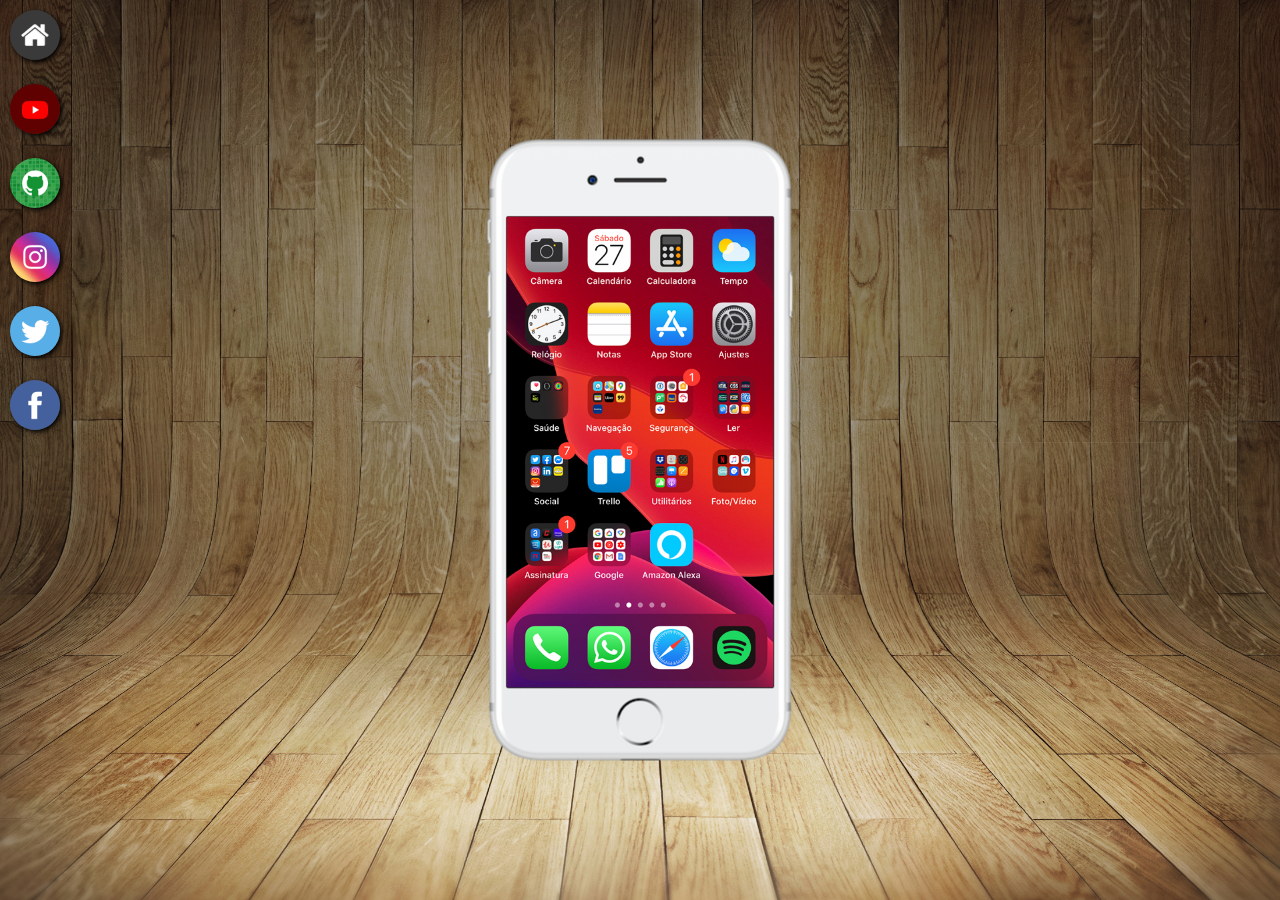
<file: index.html>
<!DOCTYPE html>
<html lang="pt-br">

<head>
    <meta charset="UTF-8">
    <meta http-equiv="X-UA-Compatible" content="IE=edge">
    <meta name="viewport" content="width=device-width, initial-scale=1.0">
    <link rel="shortcut icon" href="favicon.ico" type="image/x-icon">
    <link rel="stylesheet" href="estilos/style.css">
    <title>Projetos Redes Sociais</title>
</head>

<body>
    <main>
        <section id="telefone">
            <iframe src="home.html" name="tela" id="tela" frameborder="0">
                Seu navegador não é compatível com isso.
            </iframe>
        </section>
        <section id="redes-sociais">
            <a href="home.html" target="tela"><img src="imagens/logo-home.jpg" alt="Home"></a><br>

            <a href="youtube.html" target="tela"><img src="imagens/logo-youtube.jpg" alt="YouTube"><a><br>

            <a href="github.html" target="tela"><img src="imagens/logo-github.jpg" alt="GitHub"></a><br>

            <a href="instagram.html" target="tela"><img src="imagens/logo-instagram.jpg" alt="Instagram"></a><br>

            <a href="twiter.html" target="tela"><img src="imagens/logo-twitter.jpg" alt="Twitter"></a><br>

            <a href="facebook.html" target="tela"><img src="imagens/logo-facebook.jpg" alt="Facebook"></a>
        </section>
    </main>
</body>

</html>
</file>
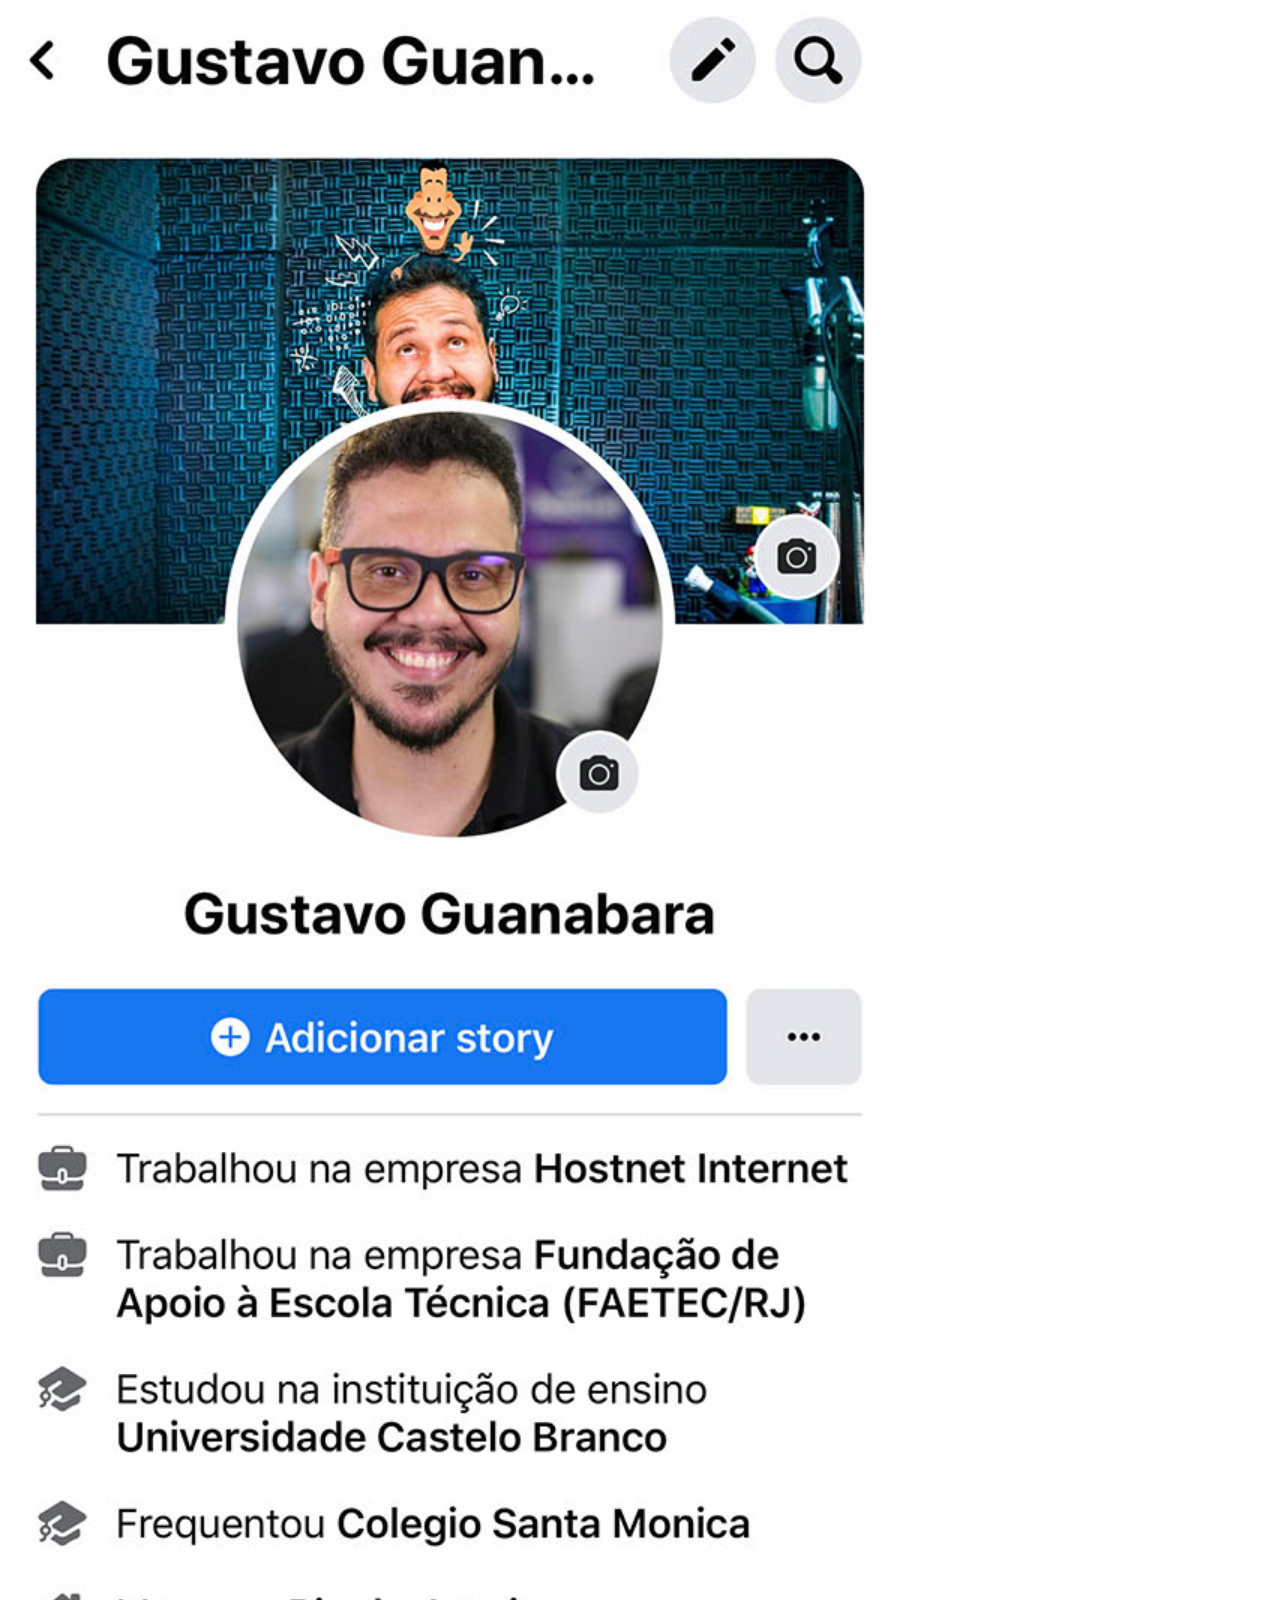
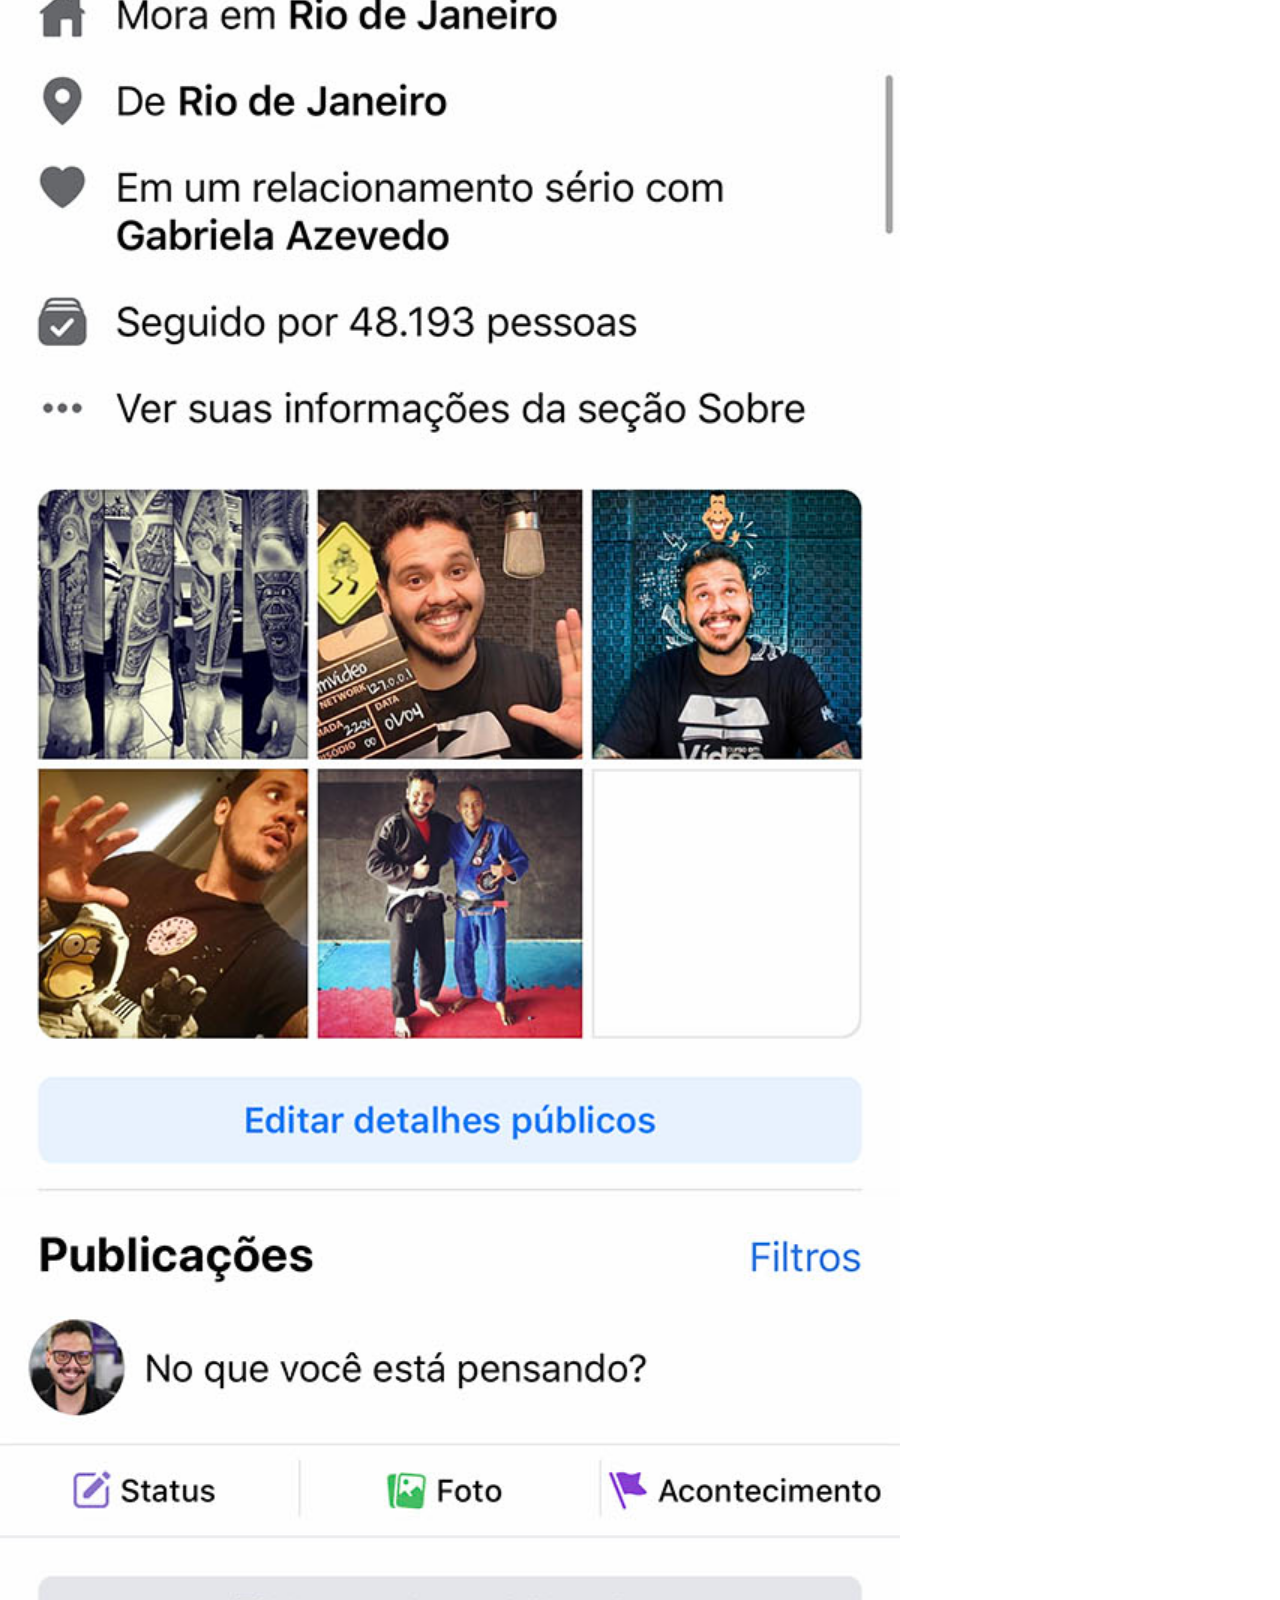
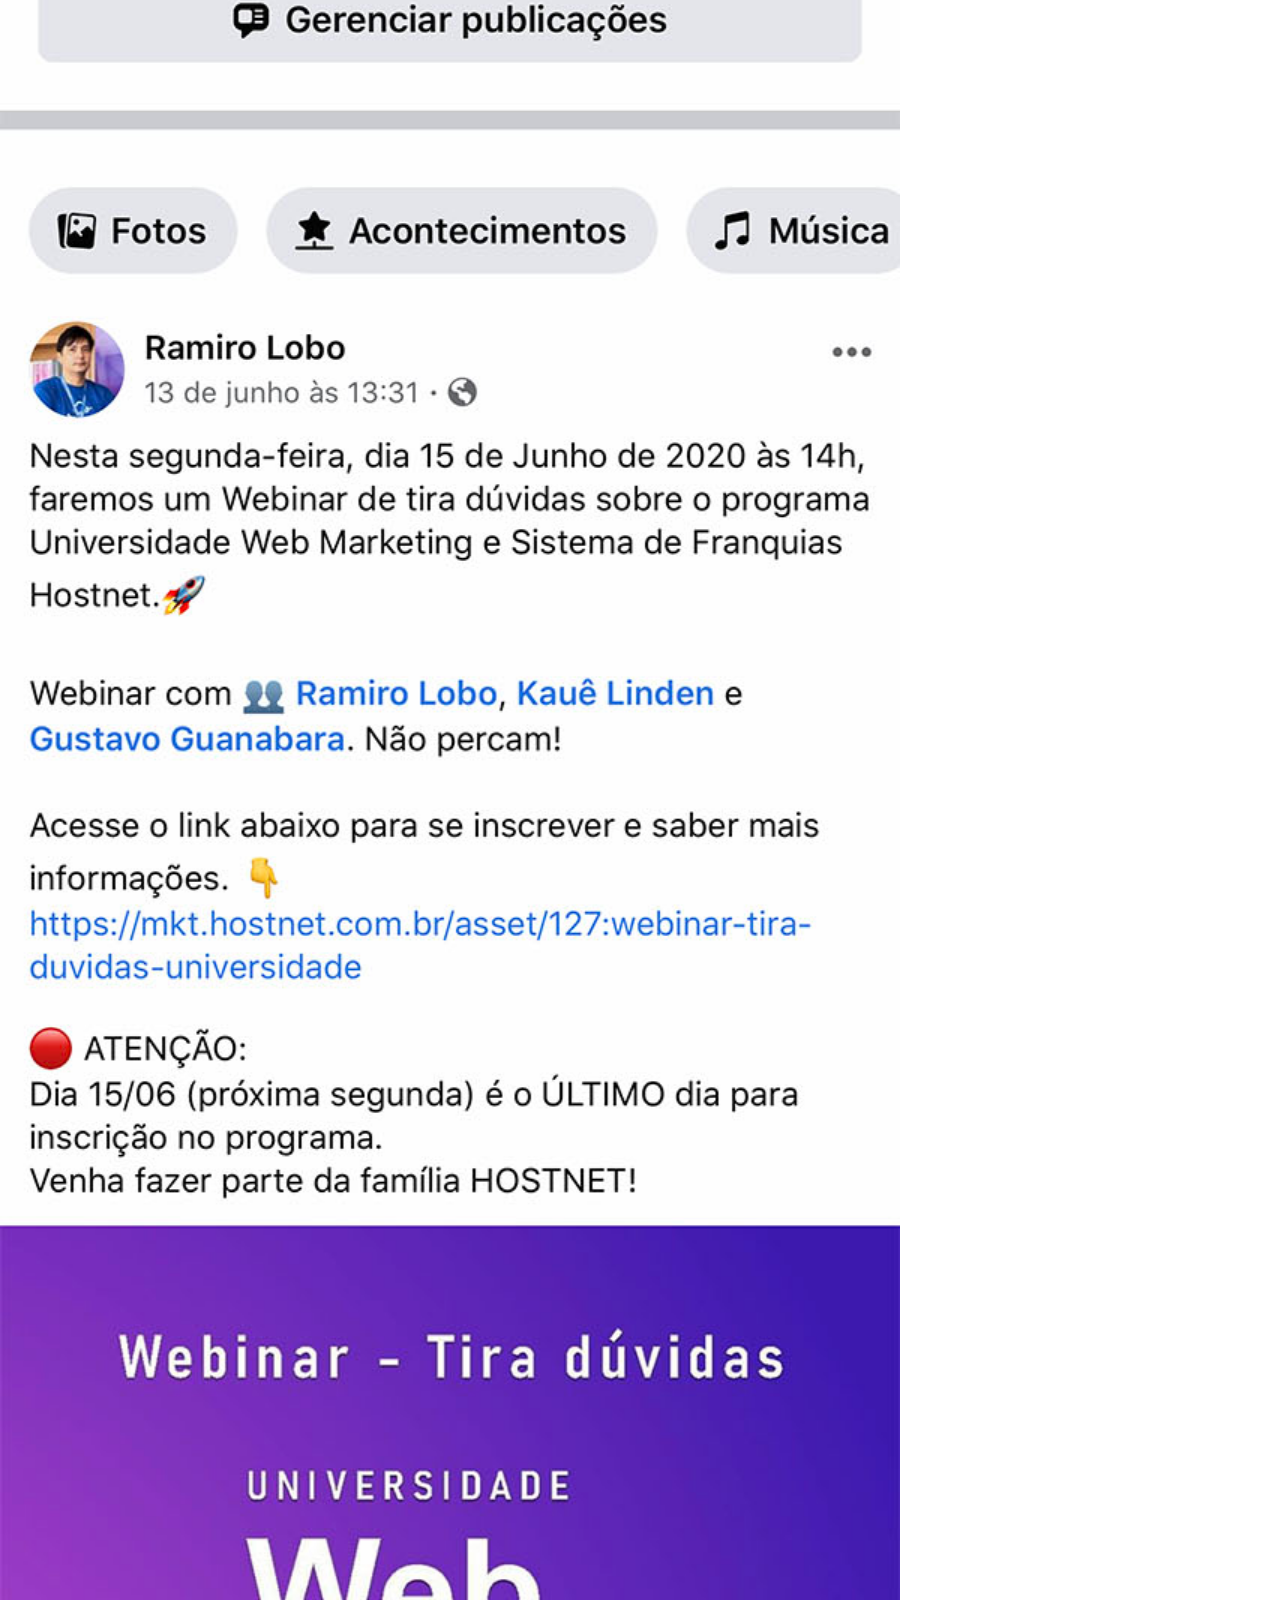
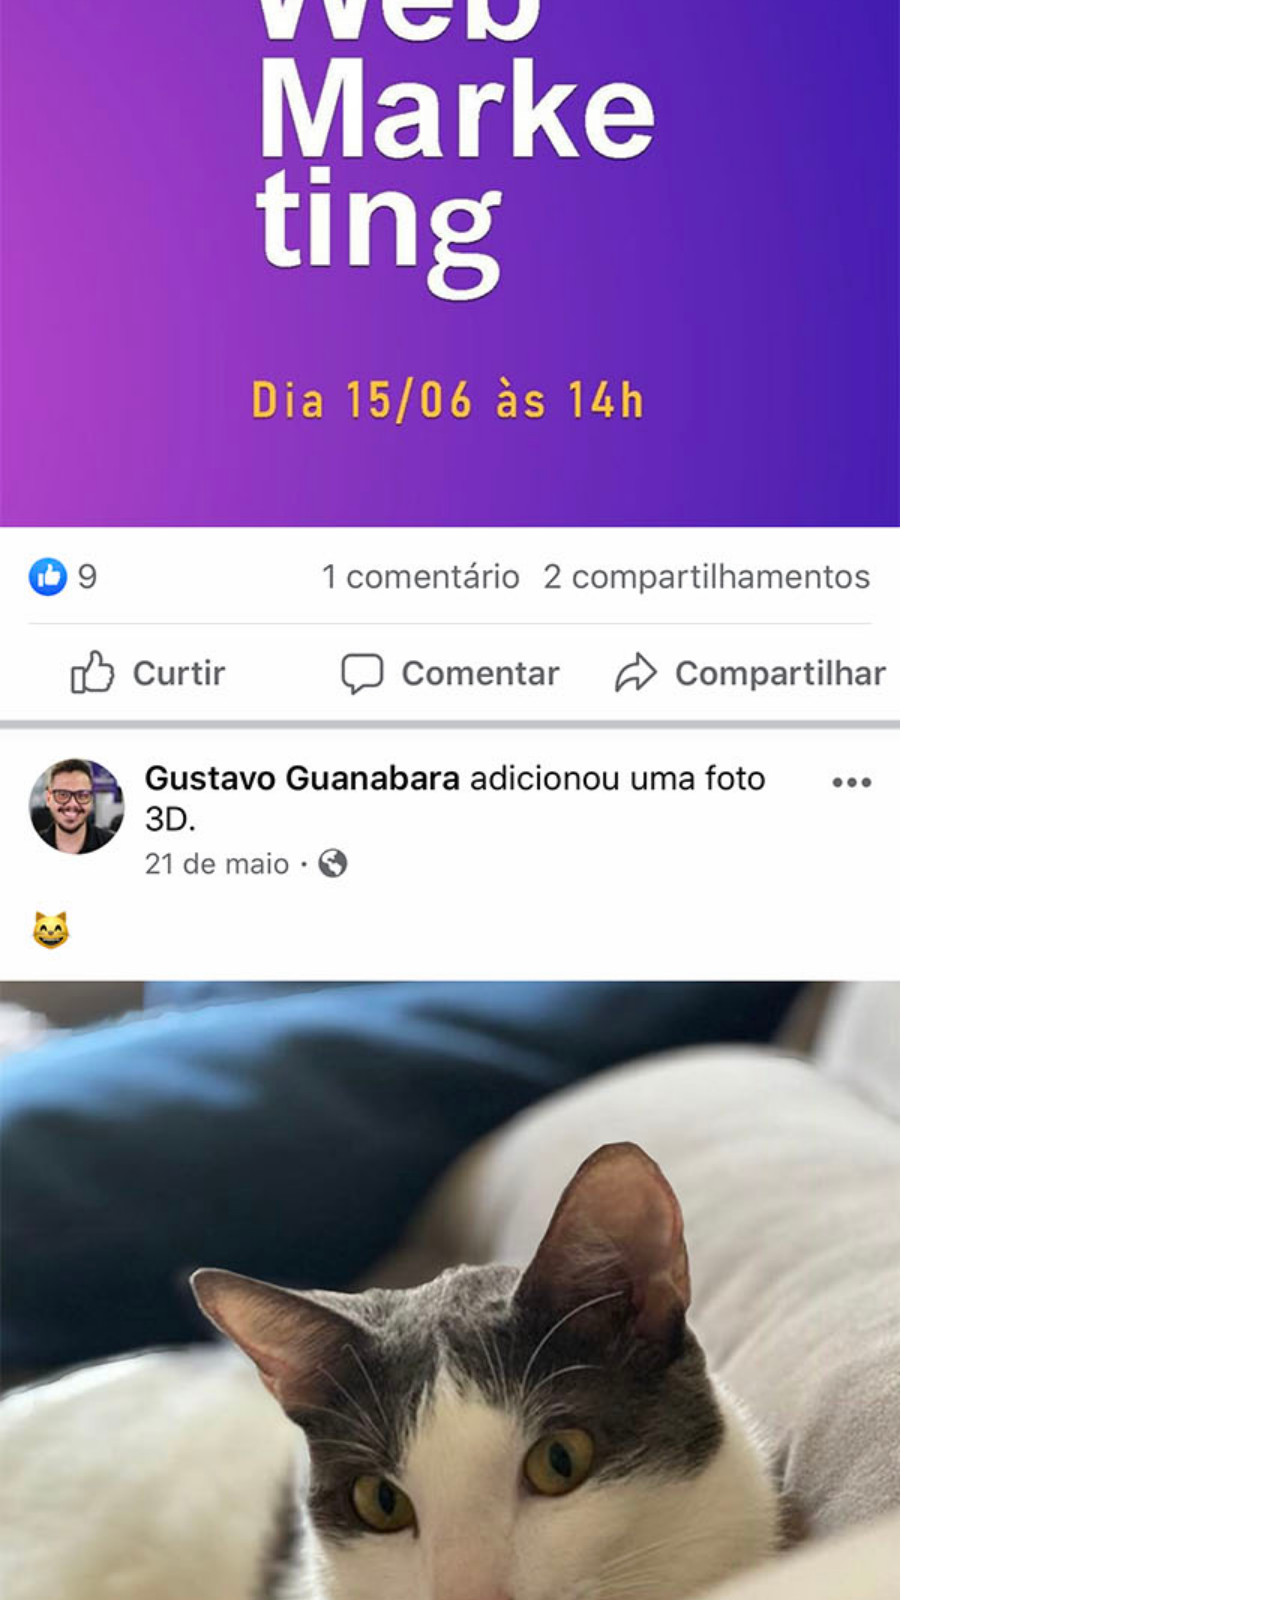
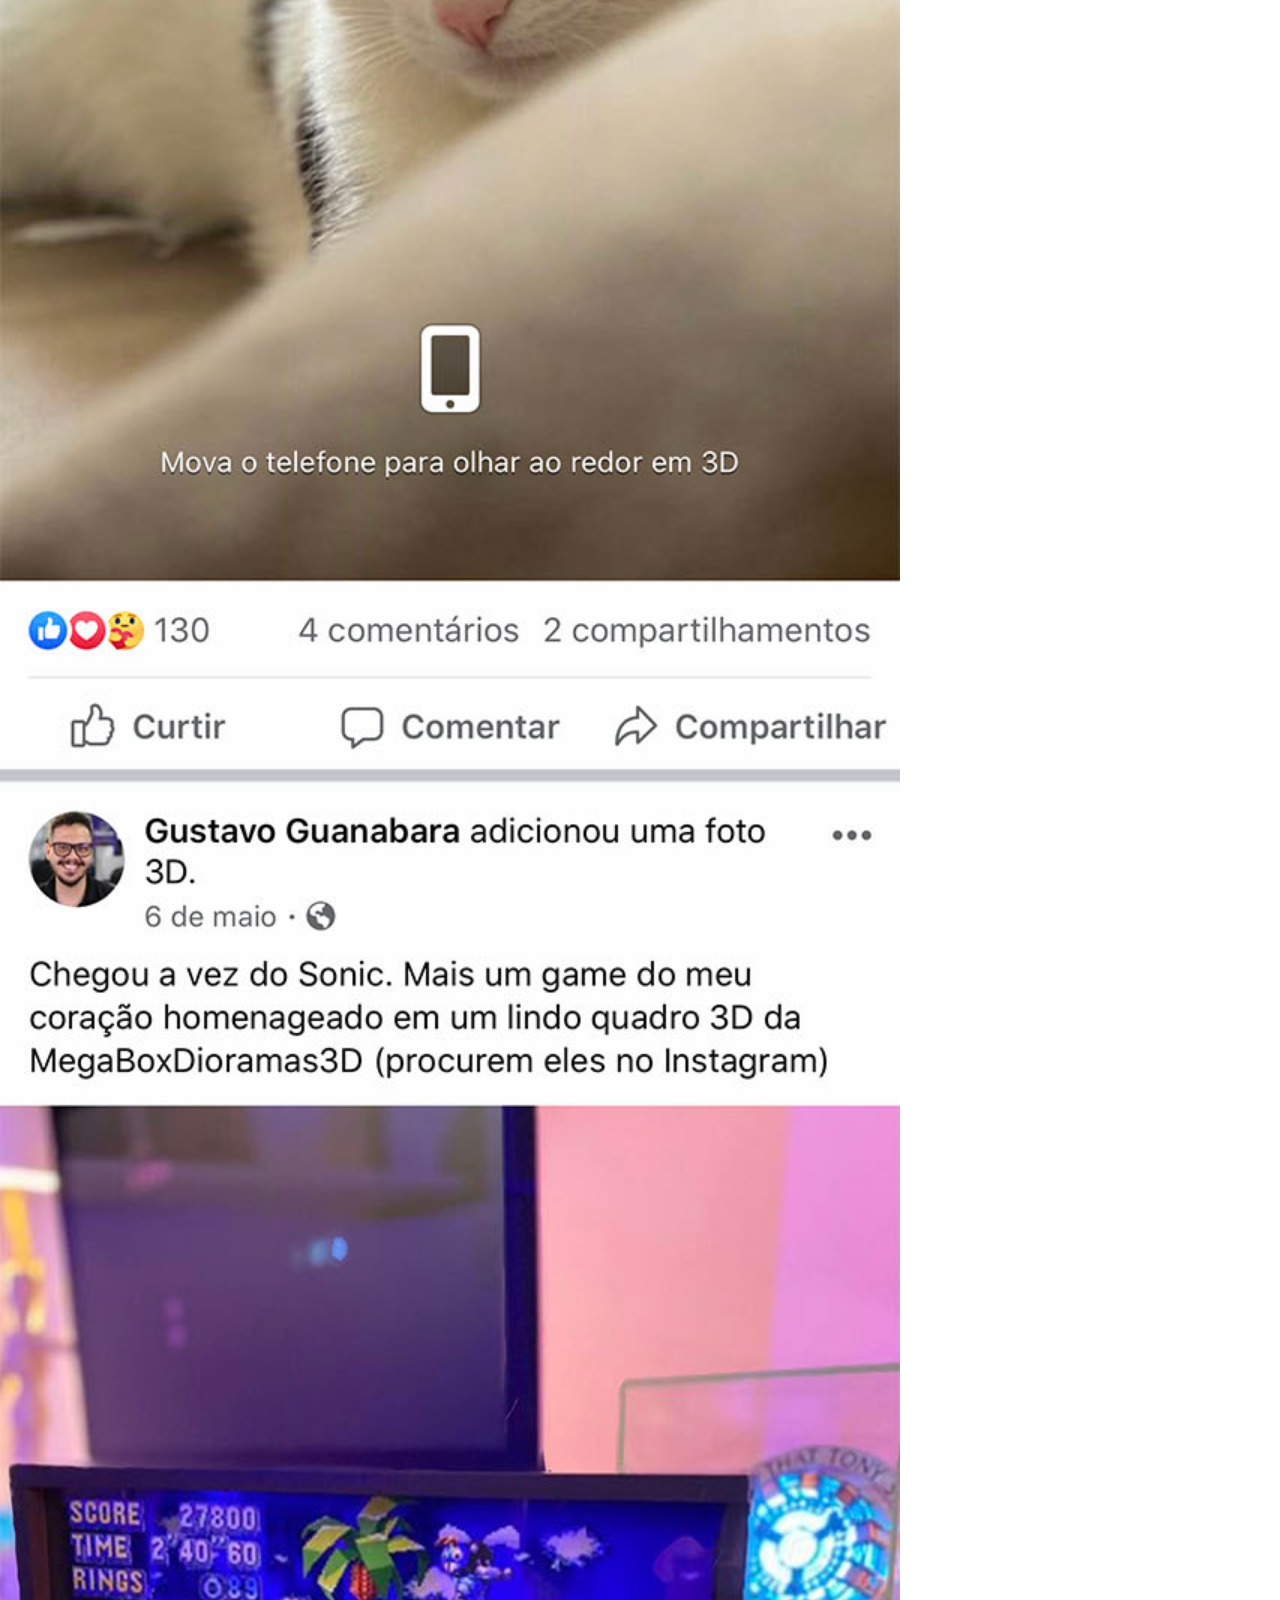
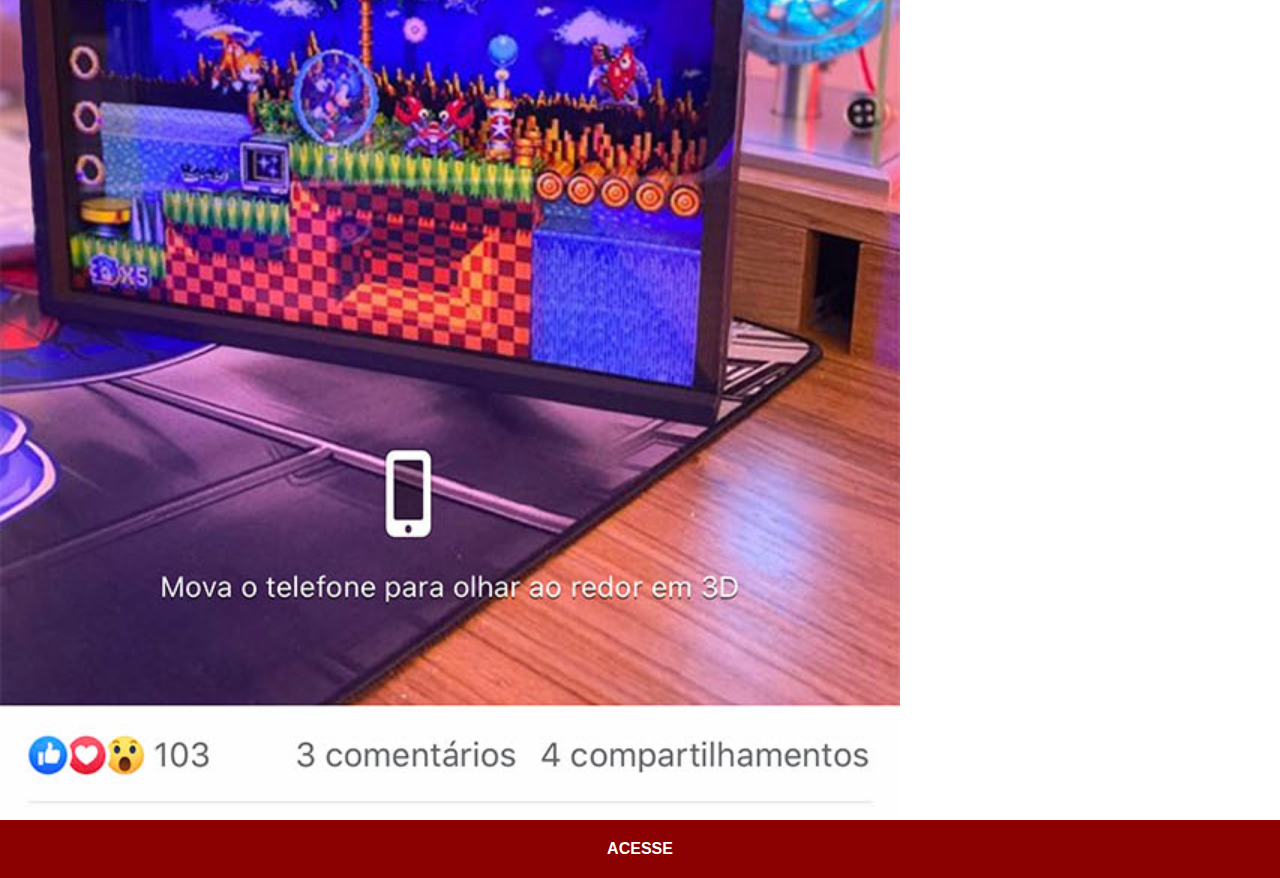
<file: facebook.html>
<!DOCTYPE html>
<html lang="pt-br">
<head>
    <meta charset="UTF-8">
    <meta http-equiv="X-UA-Compatible" content="IE=edge">
    <meta name="viewport" content="width=device-width, initial-scale=1.0">
    <title>Facebook</title>
    <link rel="stylesheet" href="estilos/social.css">    
</head>
<body>
    <img src="imagens/tela-facebook.jpg" alt="">
    <a href="https://pt-br.facebook.com/gustavoguanabara/" target="_blank">ACESSE</a>
</body>
</html>
</file>
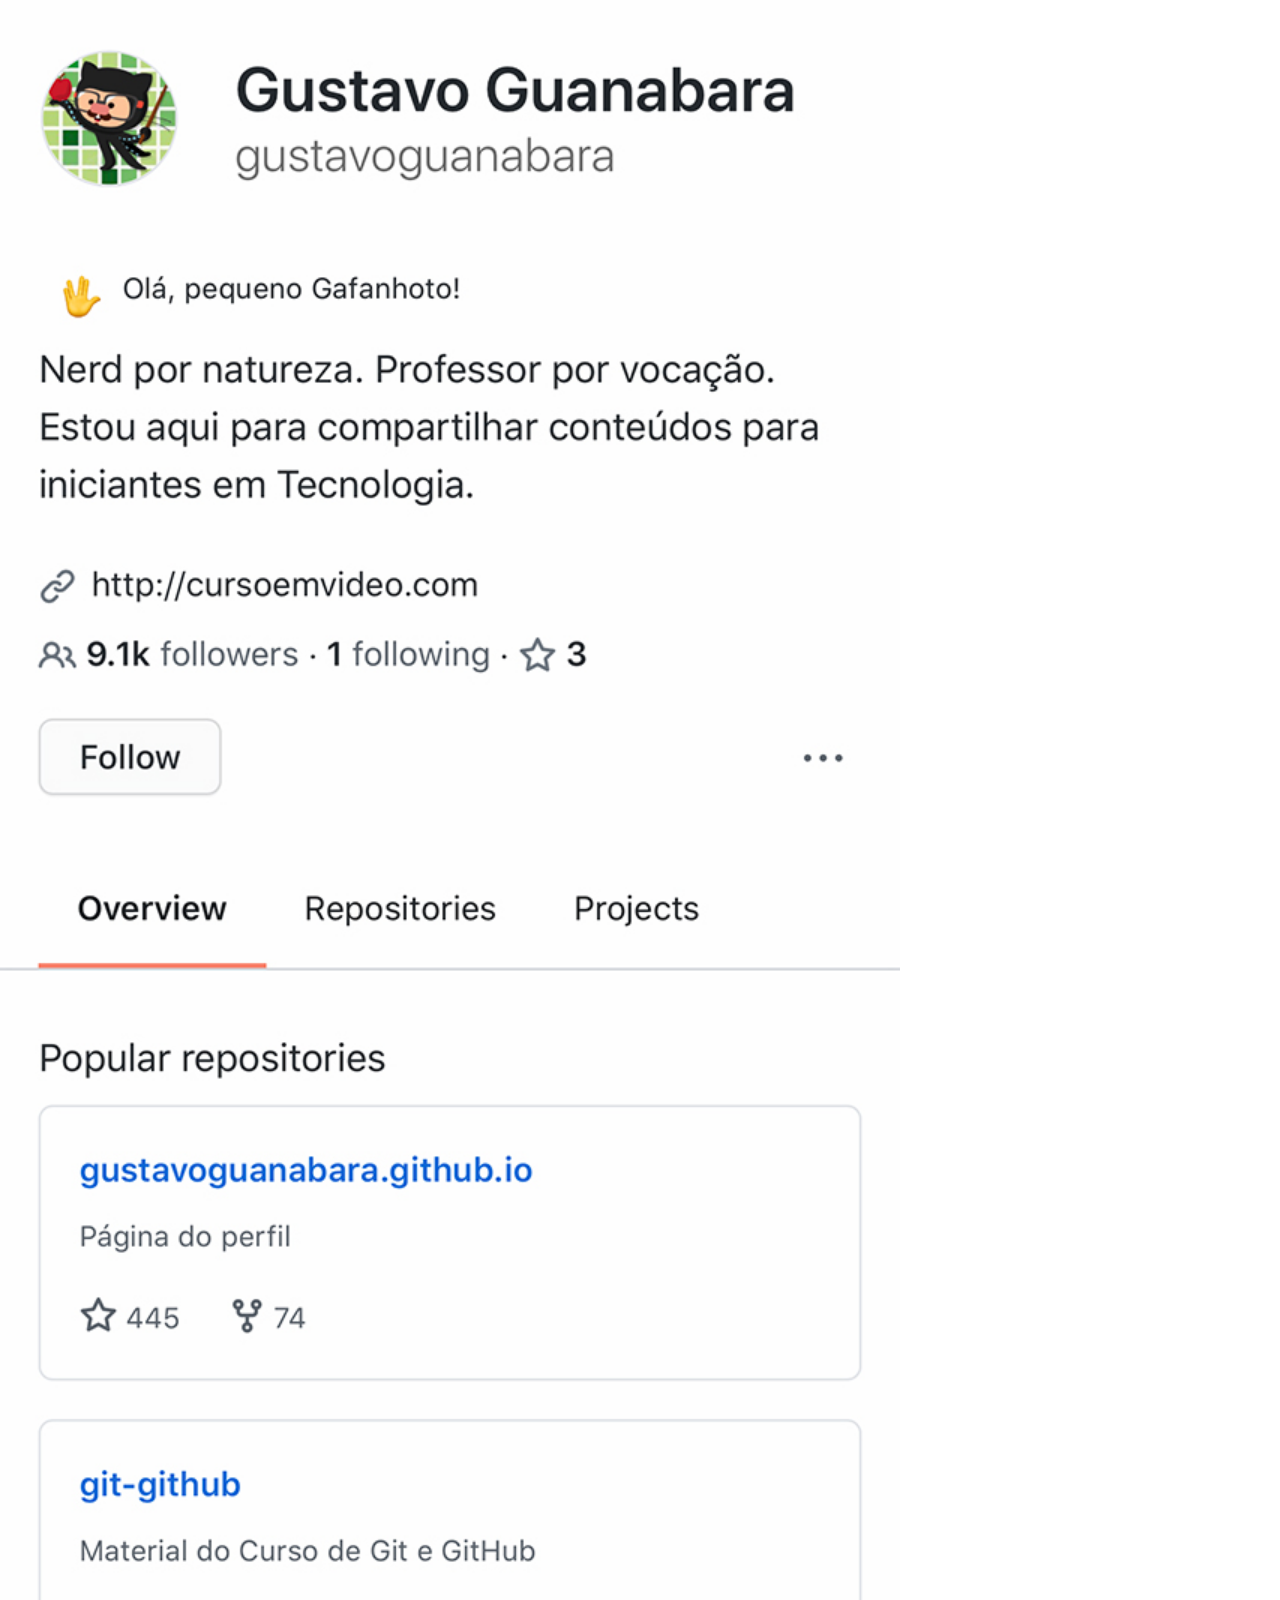
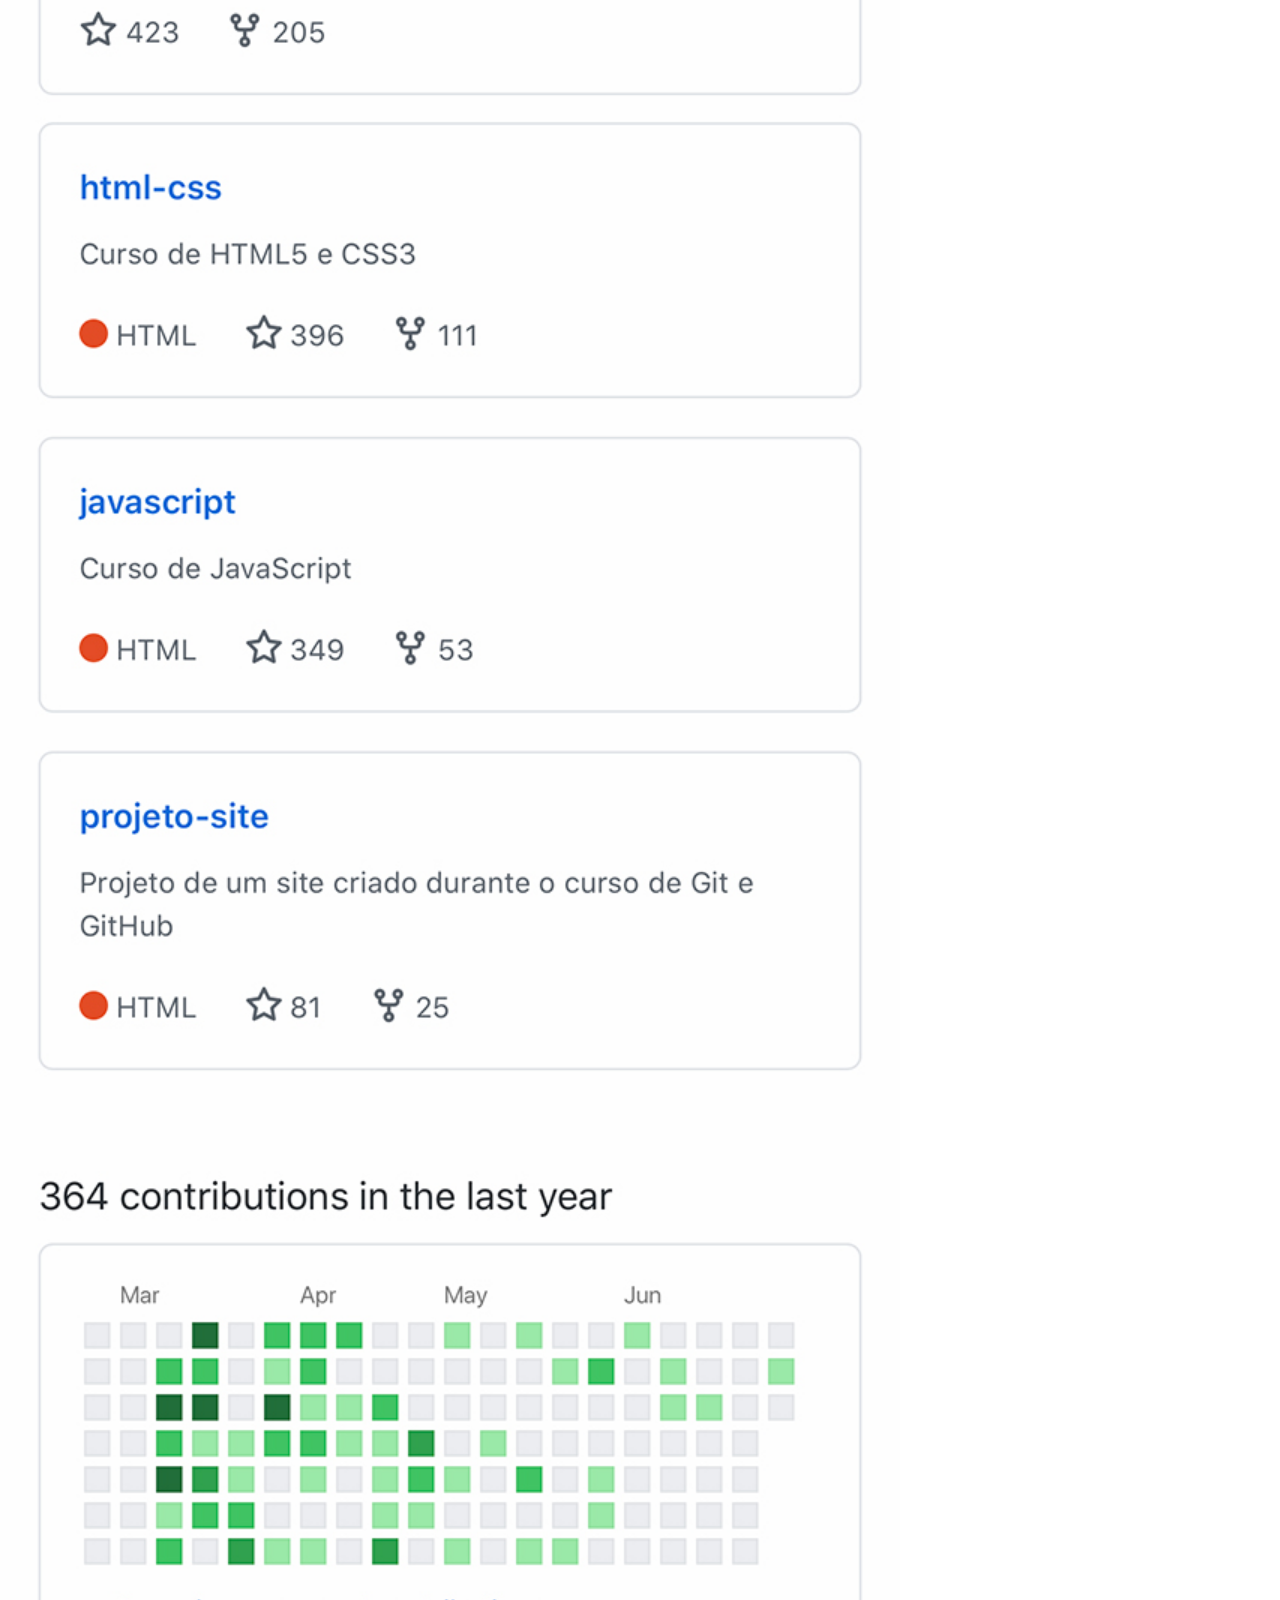
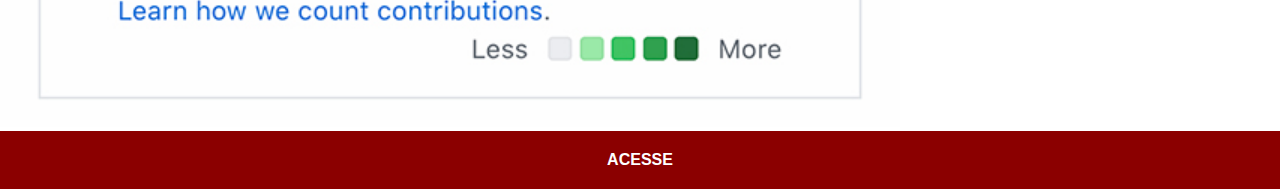
<file: github.html>
<!DOCTYPE html>
<html lang="pt-br">
<head>
    <meta charset="UTF-8">
    <meta http-equiv="X-UA-Compatible" content="IE=edge">
    <meta name="viewport" content="width=device-width, initial-scale=1.0">
    <title>GitHub</title>
    <link rel="stylesheet" href="estilos/social.css">
</head>
<body>
    <img src="imagens/tela-github.jpg" alt="GitHub">
    <a href="https://github.com/gustavoguanabara/"target="_blank">ACESSE</a>
</body>
</html>
</file>
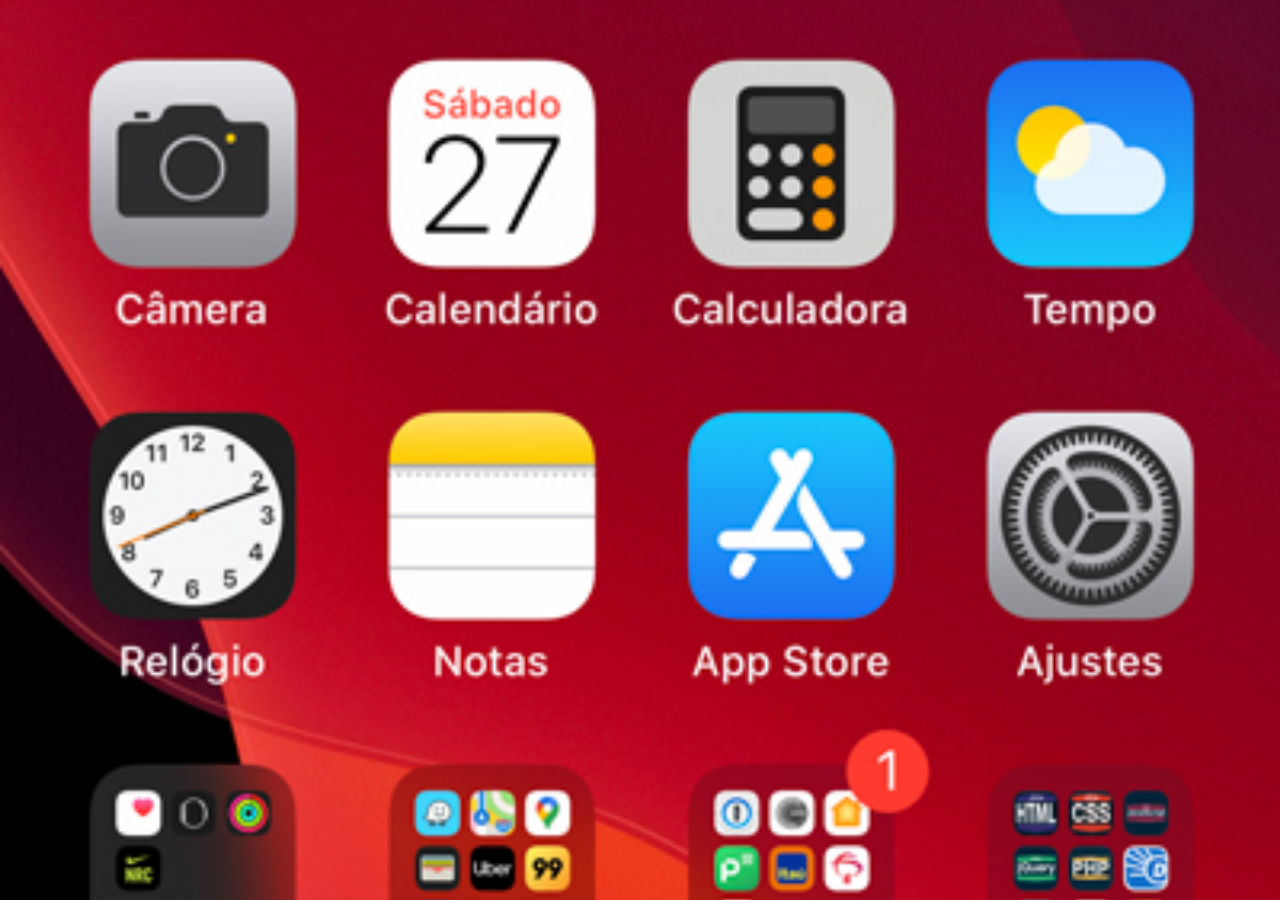
<file: home.html>
<!DOCTYPE html>
<html lang="en">
<head>
    <meta charset="pt-br">
    <meta http-equiv="X-UA-Compatible" content="IE=edge">
    <meta name="viewport" content="width=device-width, initial-scale=1.0">
    <title>Home</title>
</head>
<style>
    *{
        margin: 0px;
        padding: 0px;
    }
    body{
        width: 100vw;
        height: 100vh;
        background: black url('imagens/tela-home.jpg') no-repeat top center;
        background-size: cover;
    }
</style>
<body>
    
</body>
</html>
</file>
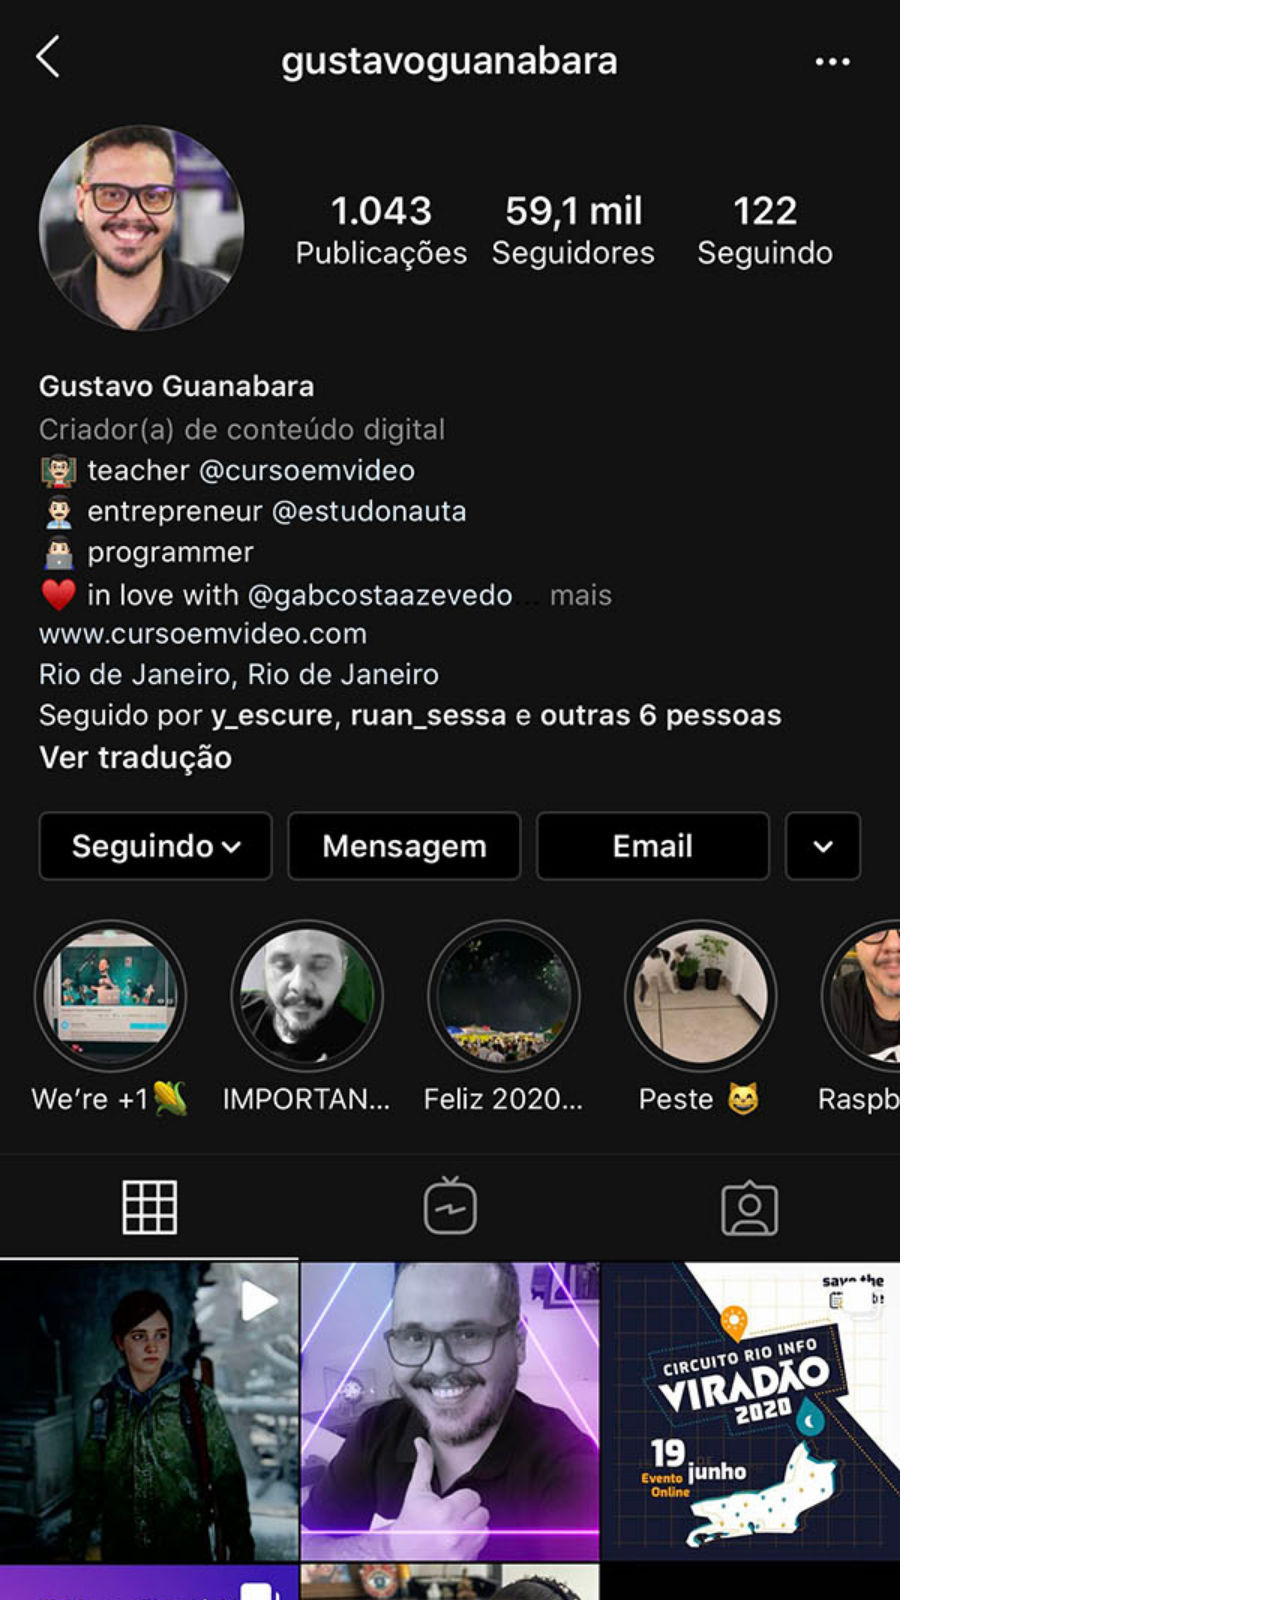
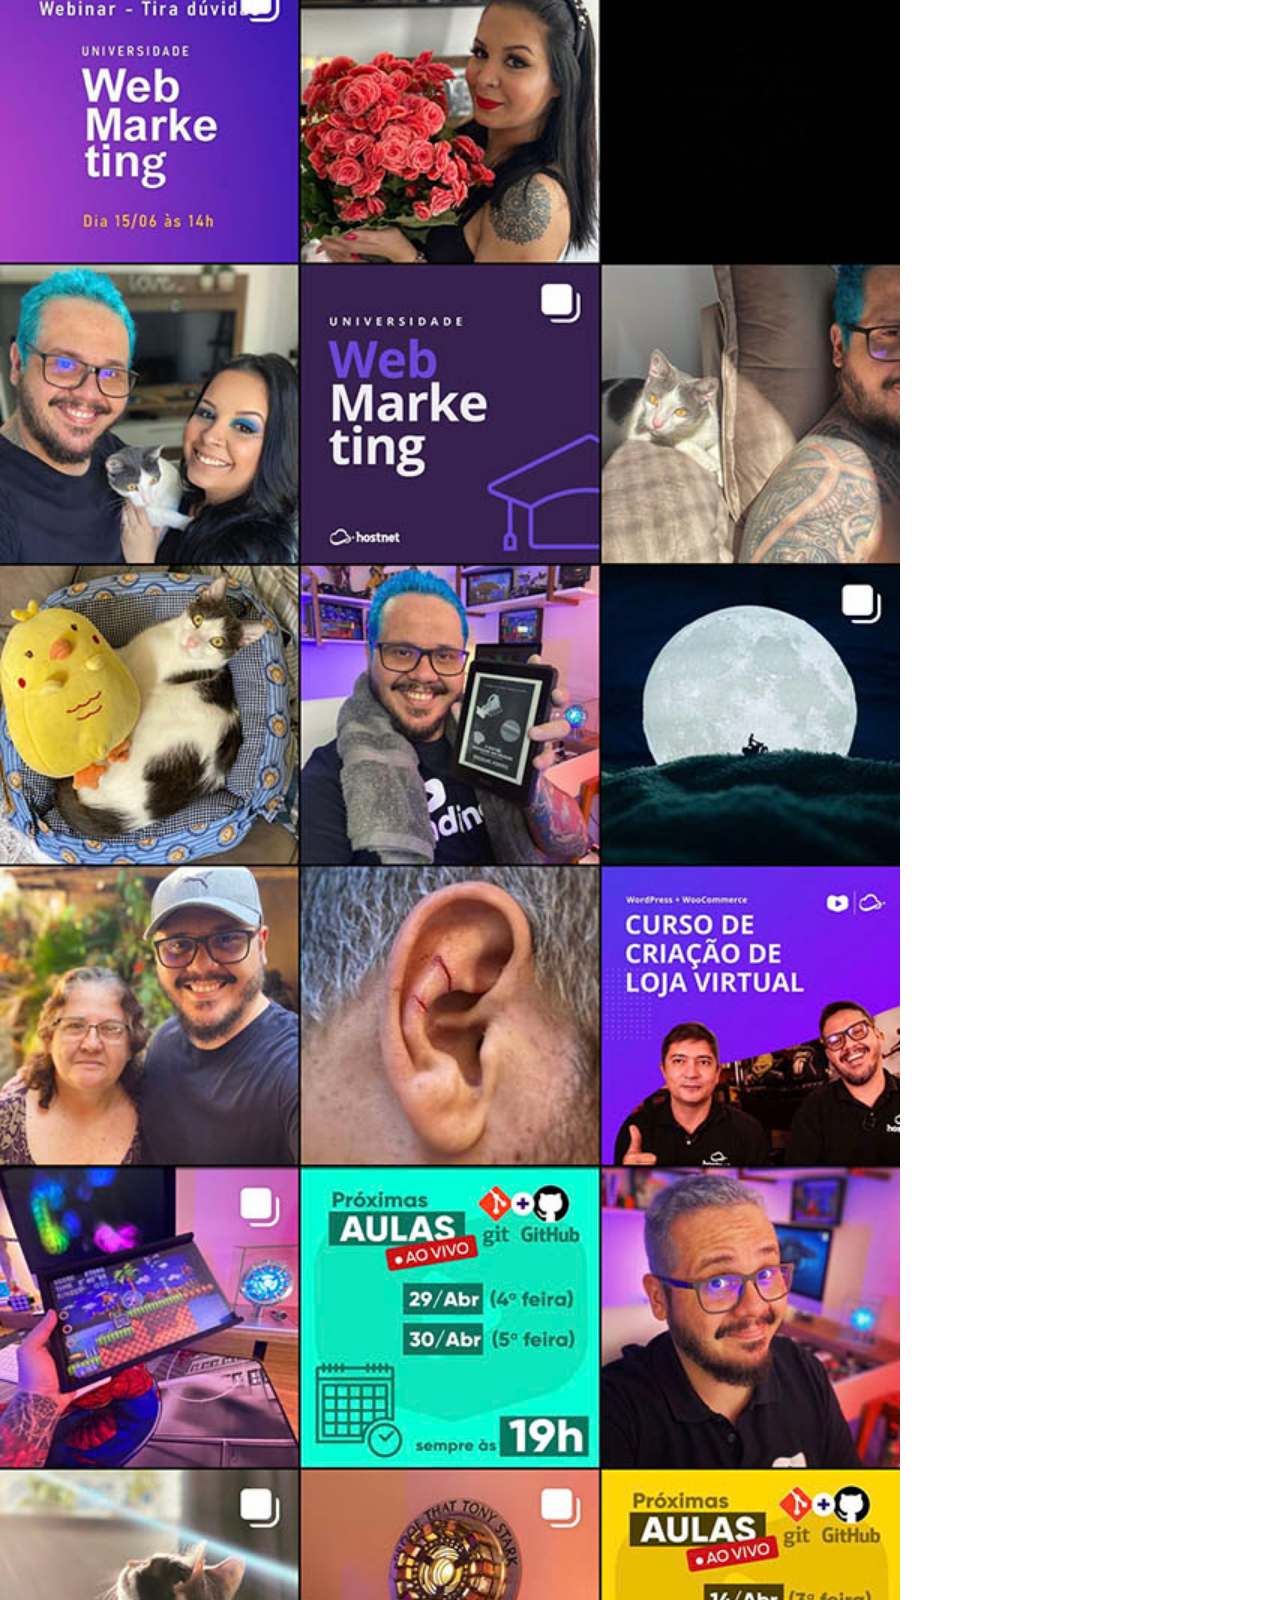
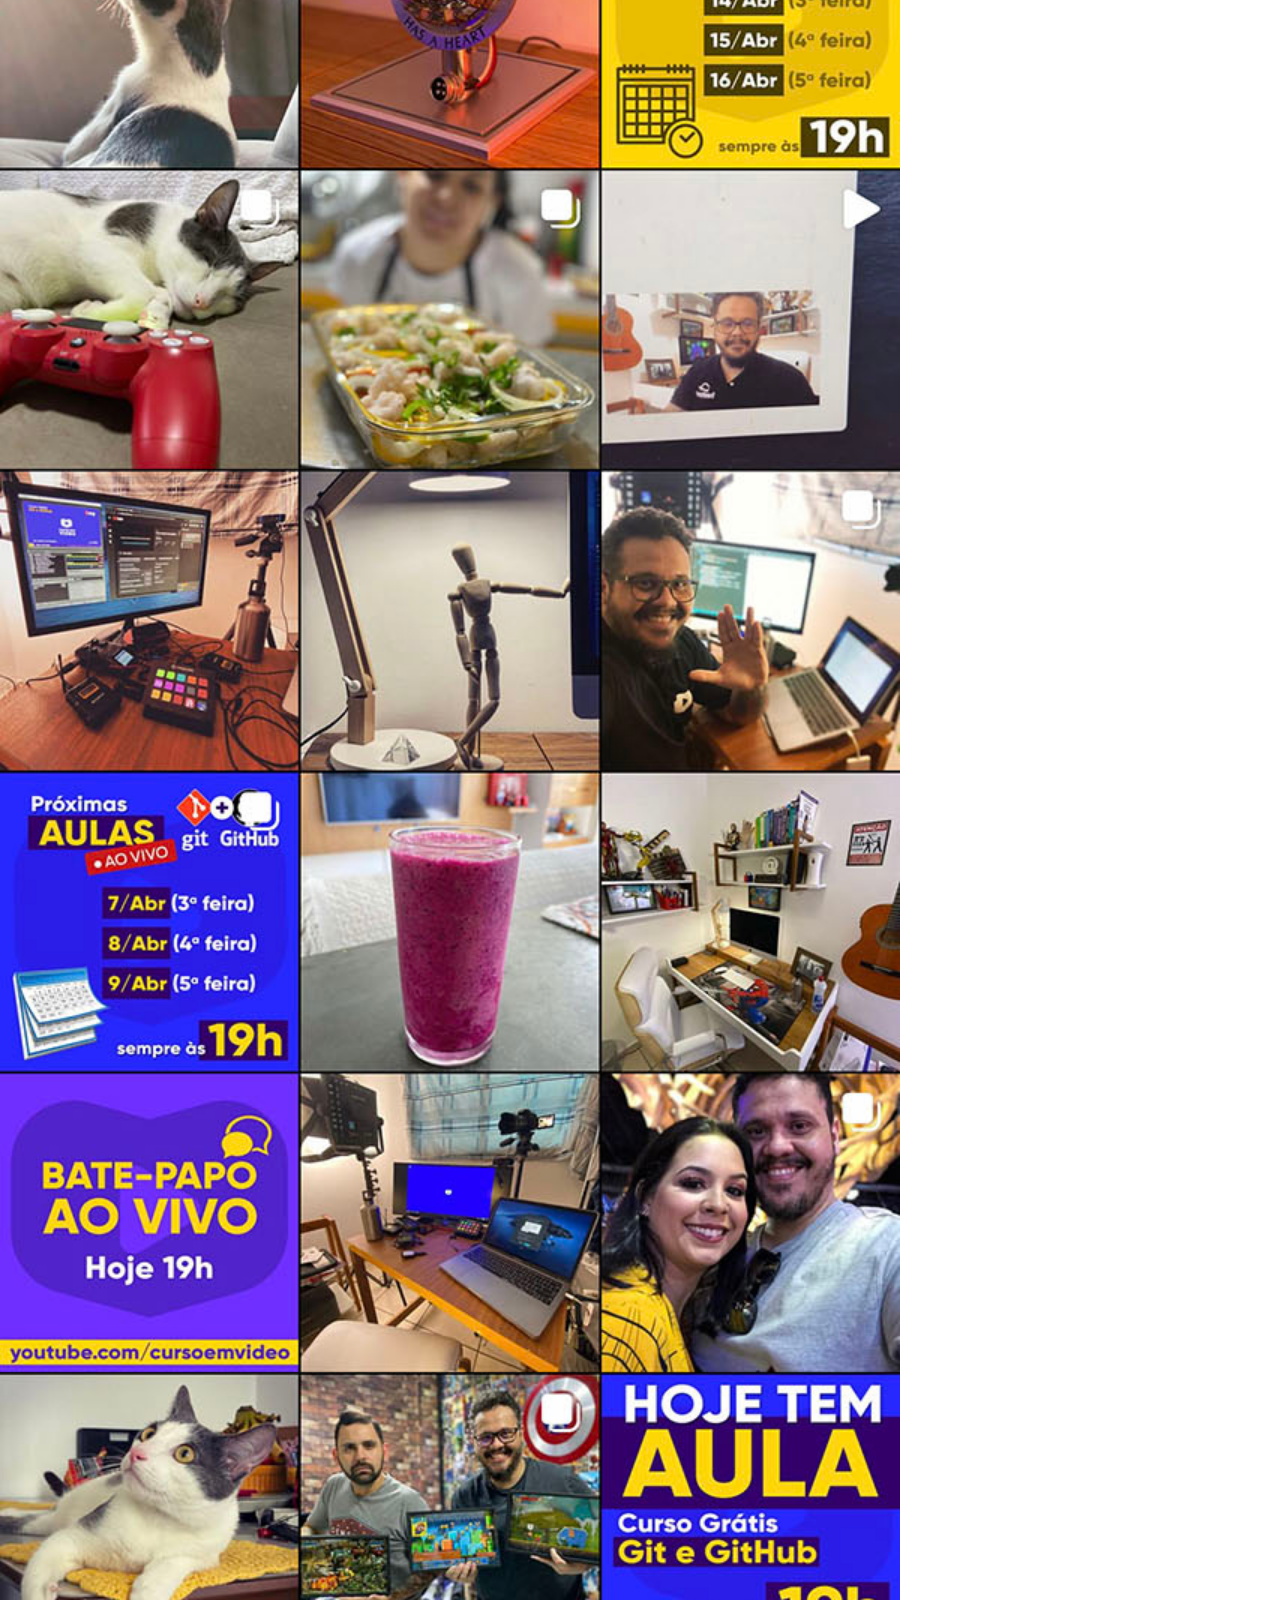
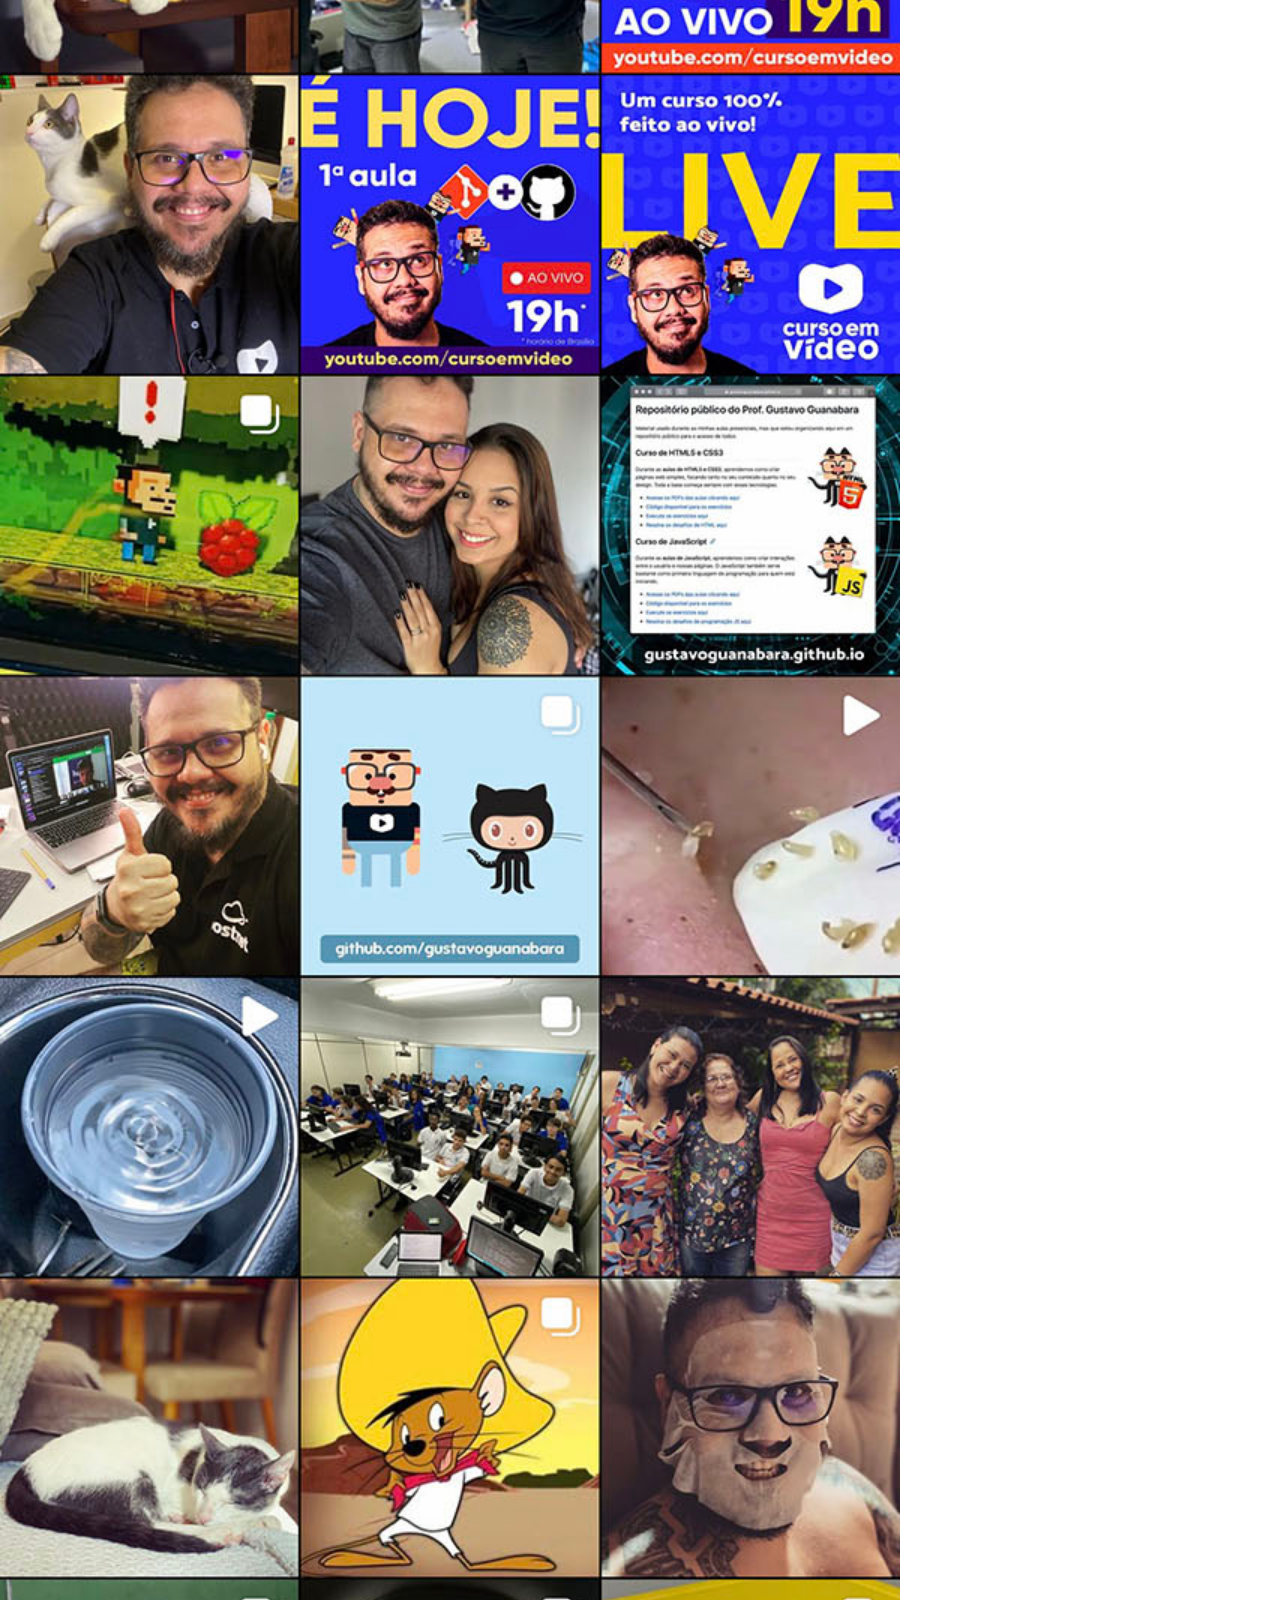
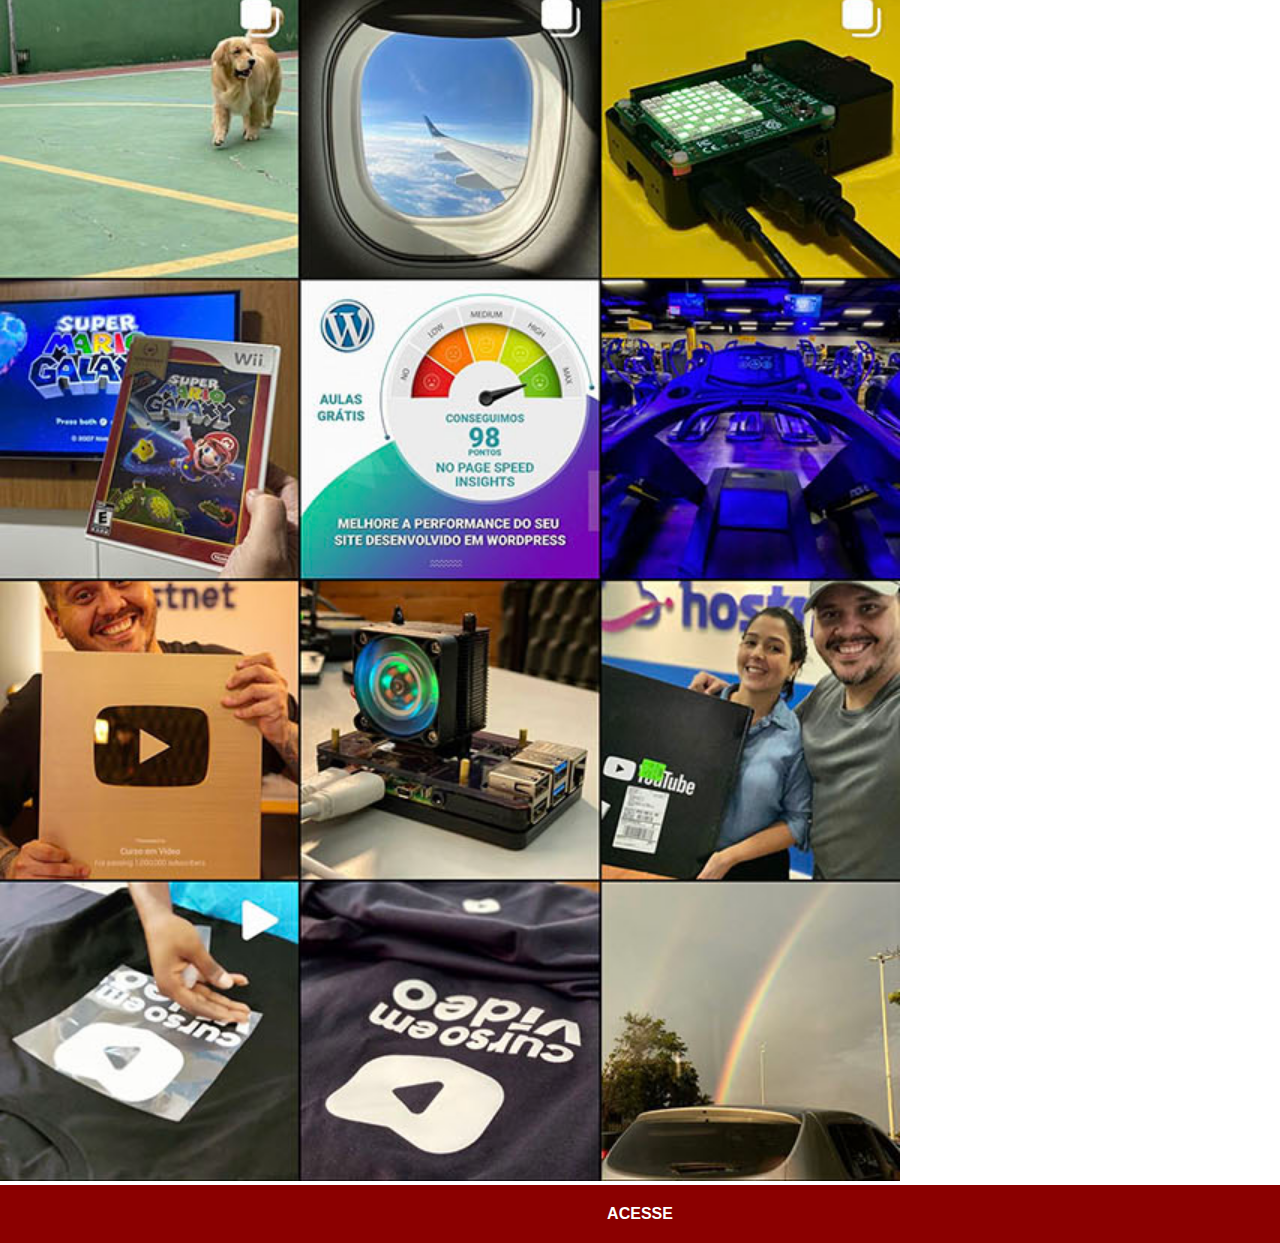
<file: instagram.html>
<!DOCTYPE html>
<html lang="pt-br">
<head>
    <meta charset="UTF-8">
    <meta http-equiv="X-UA-Compatible" content="IE=edge">
    <meta name="viewport" content="width=device-width, initial-scale=1.0">
    <title>Instagram</title>
    <link rel="stylesheet" href="estilos/social.css">
</head>
<body>
    <img src="imagens/tela-instagram.jpg" alt="Instagram">

    <a href="https://www.instagram.com/gustavoguanabara/"target="_blank">ACESSE</a>
</body>
</html>
</file>
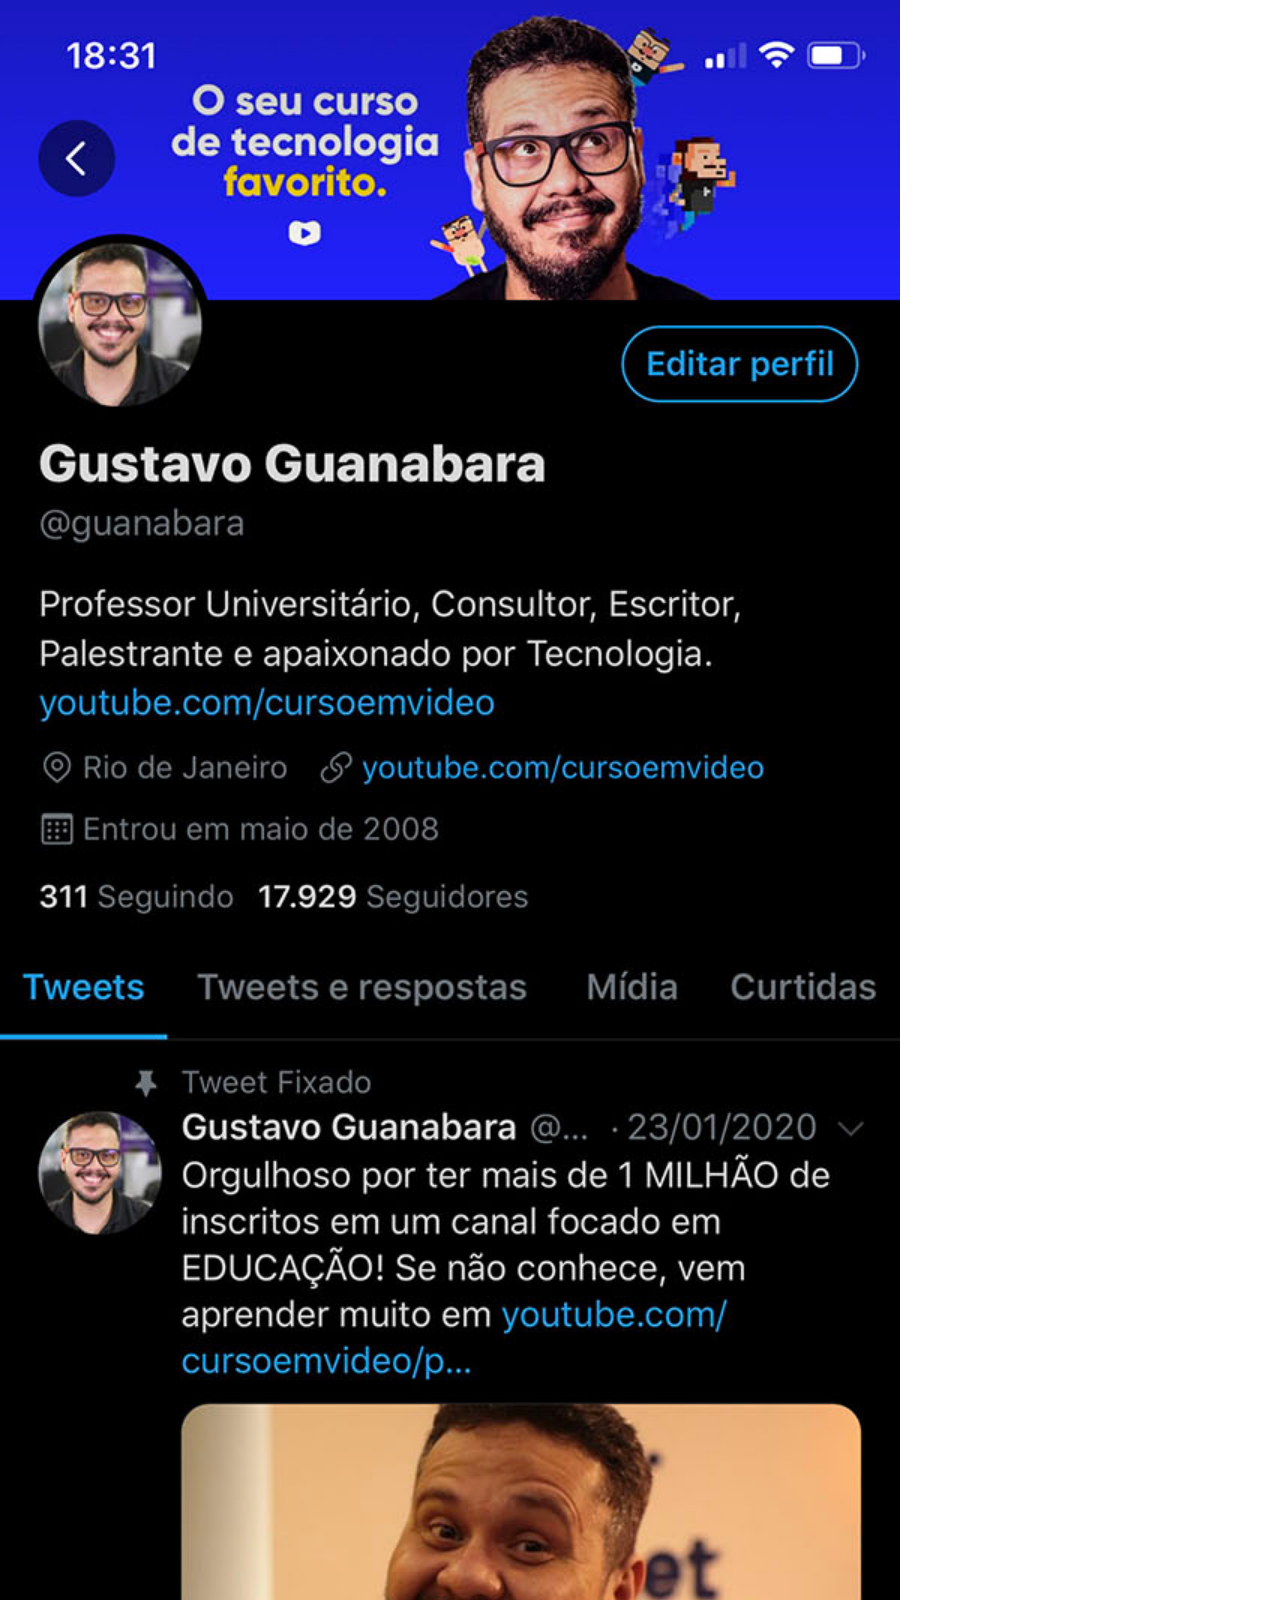
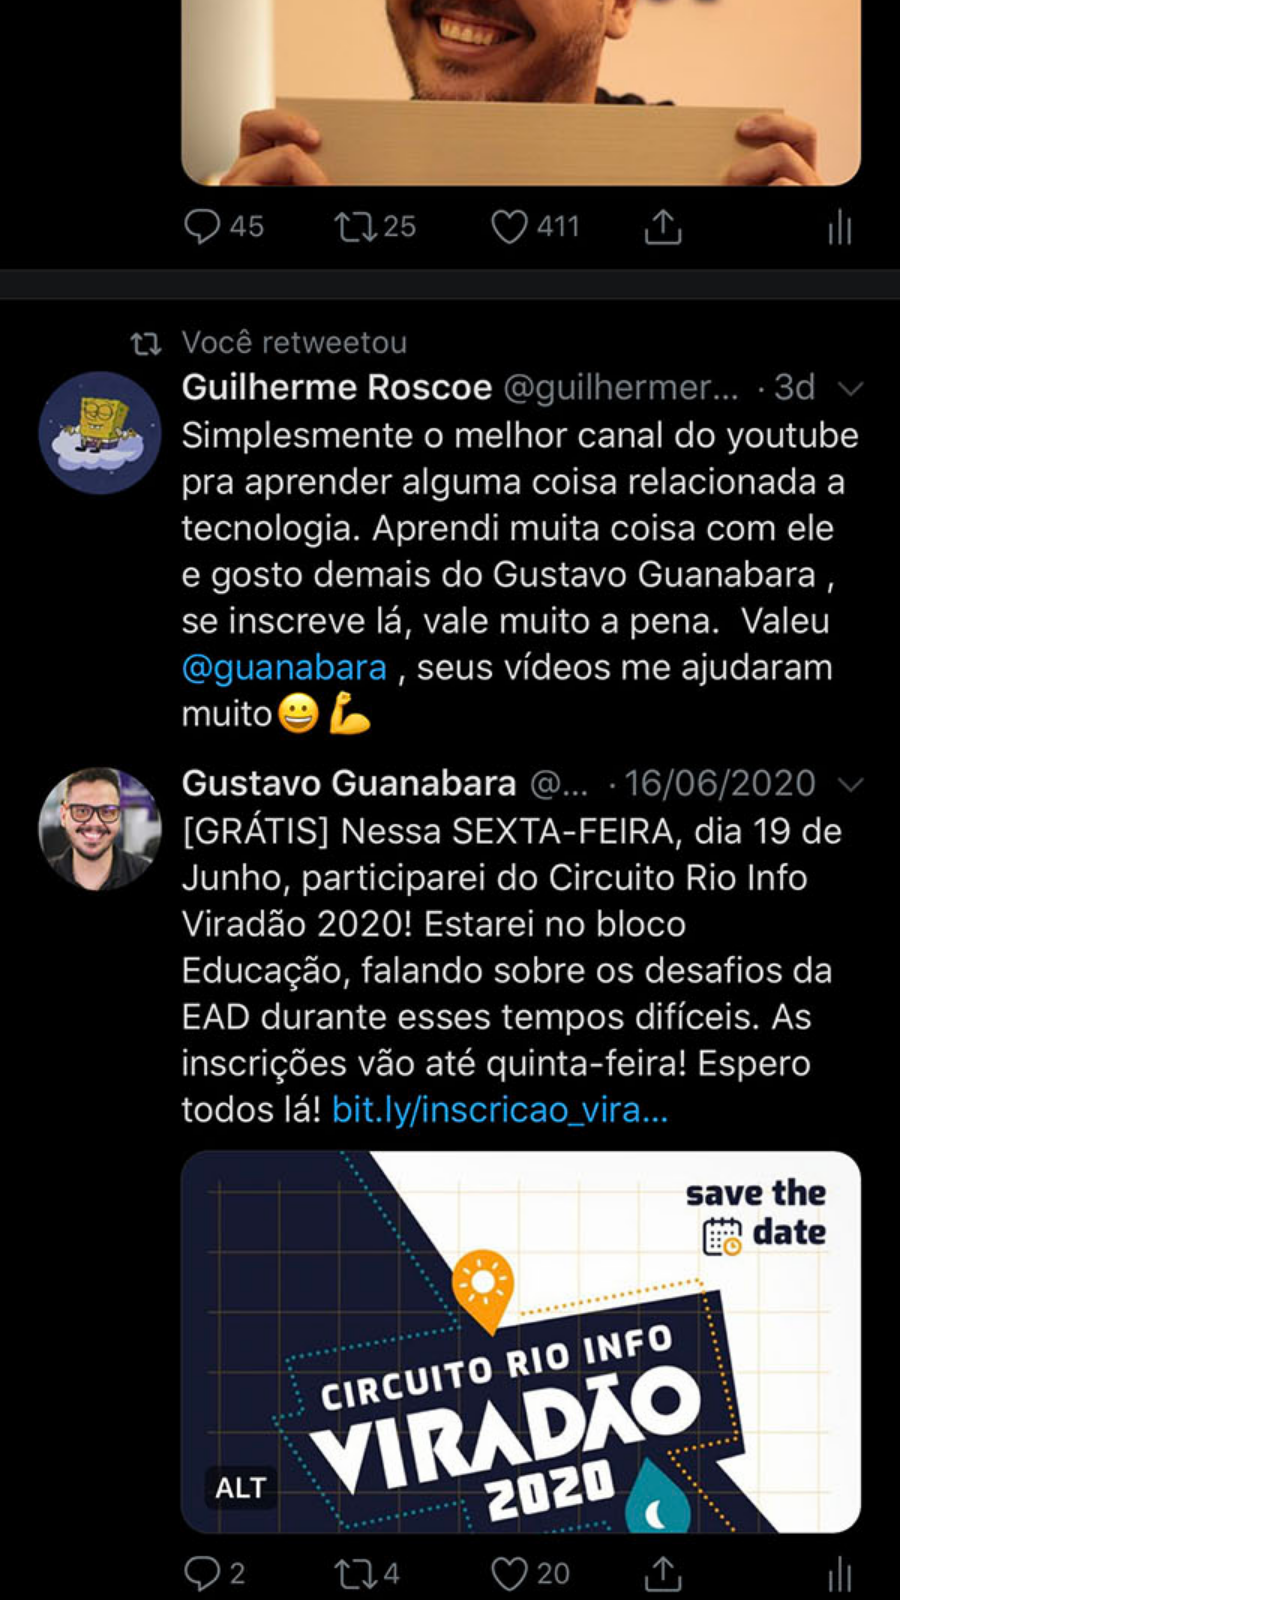
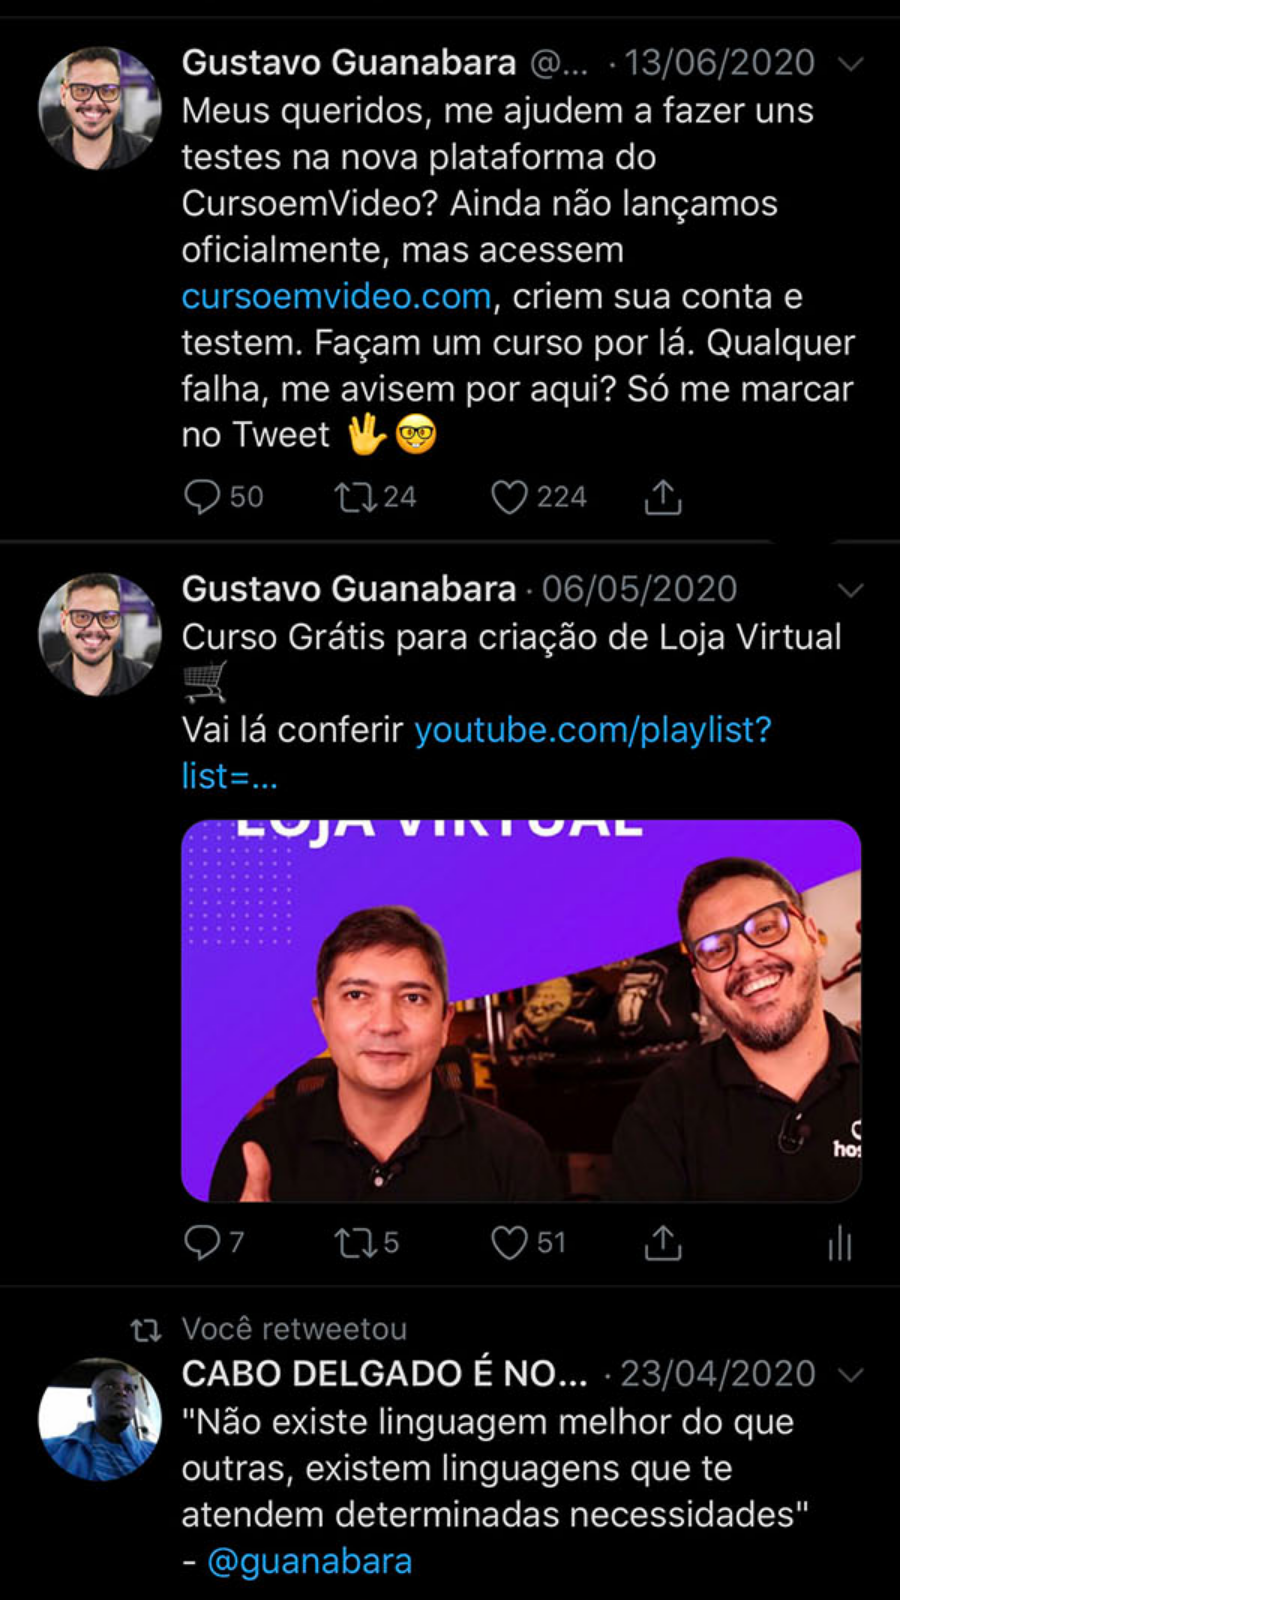
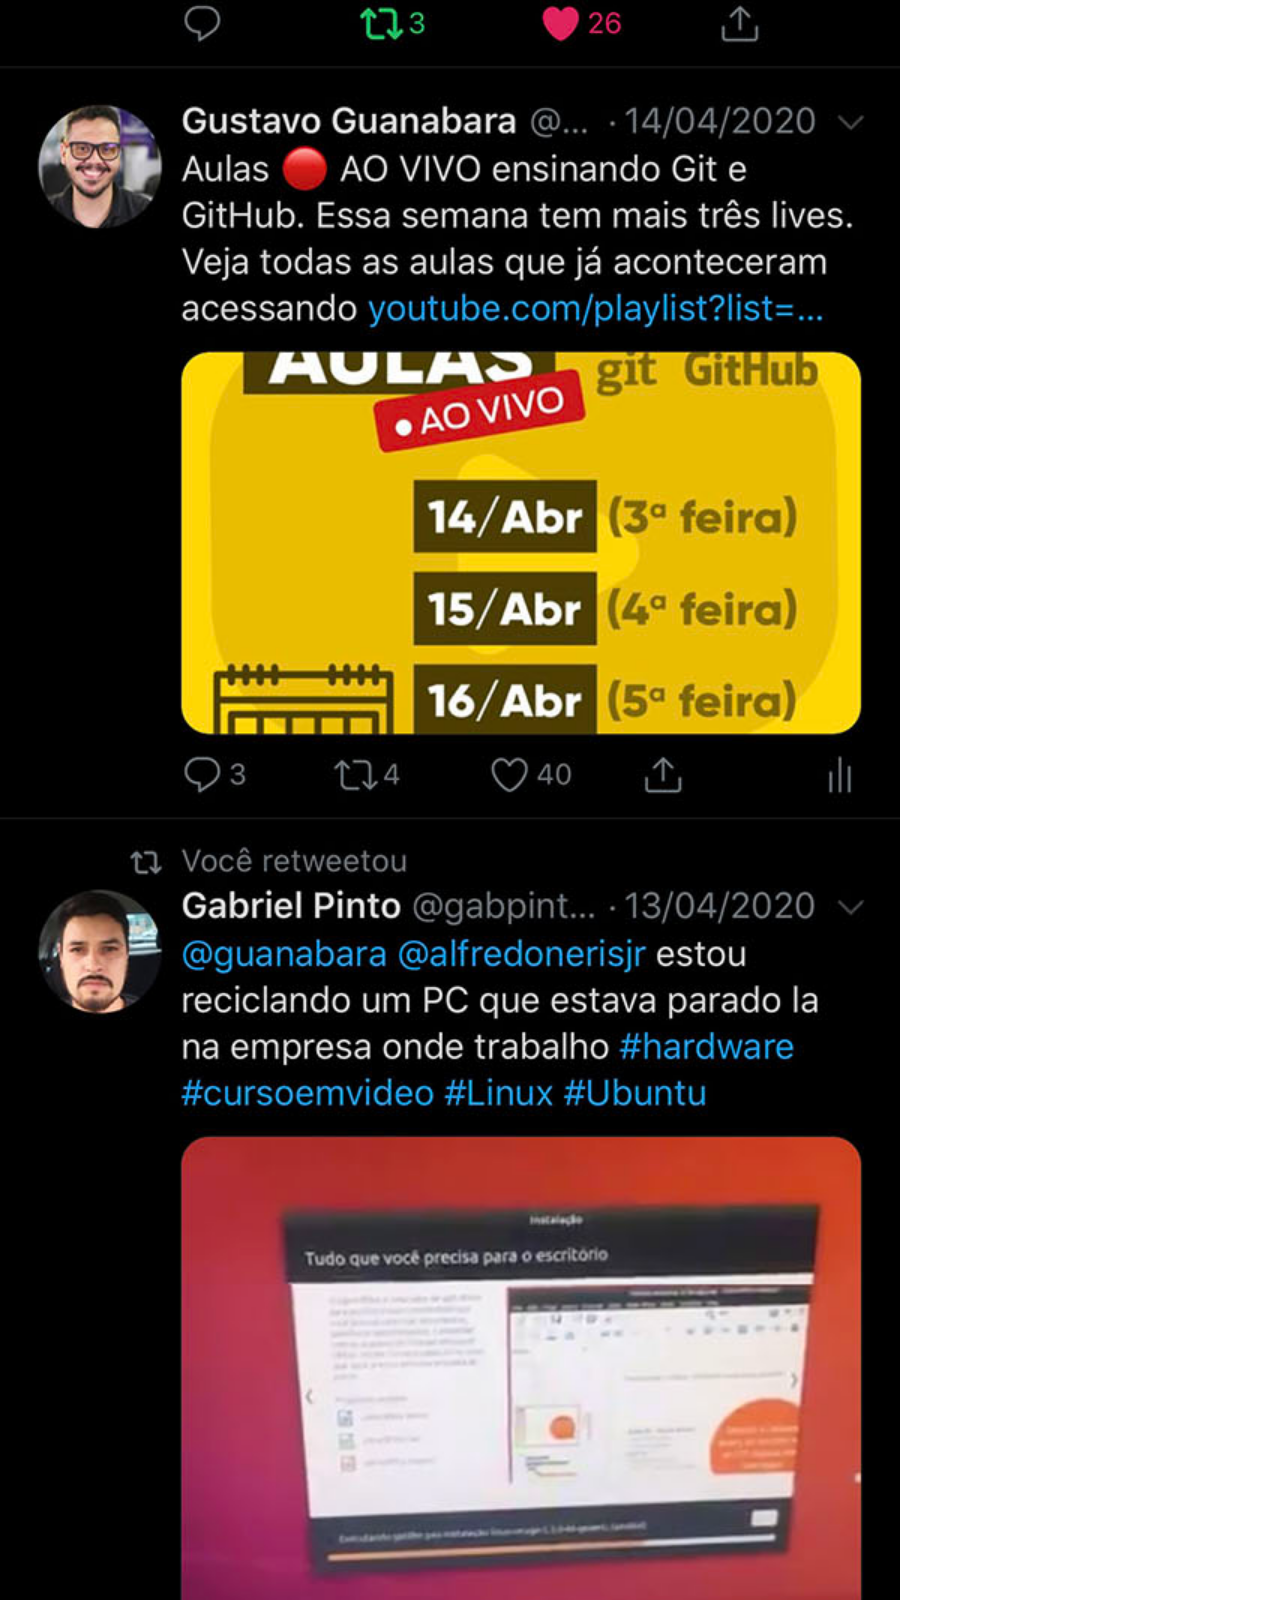
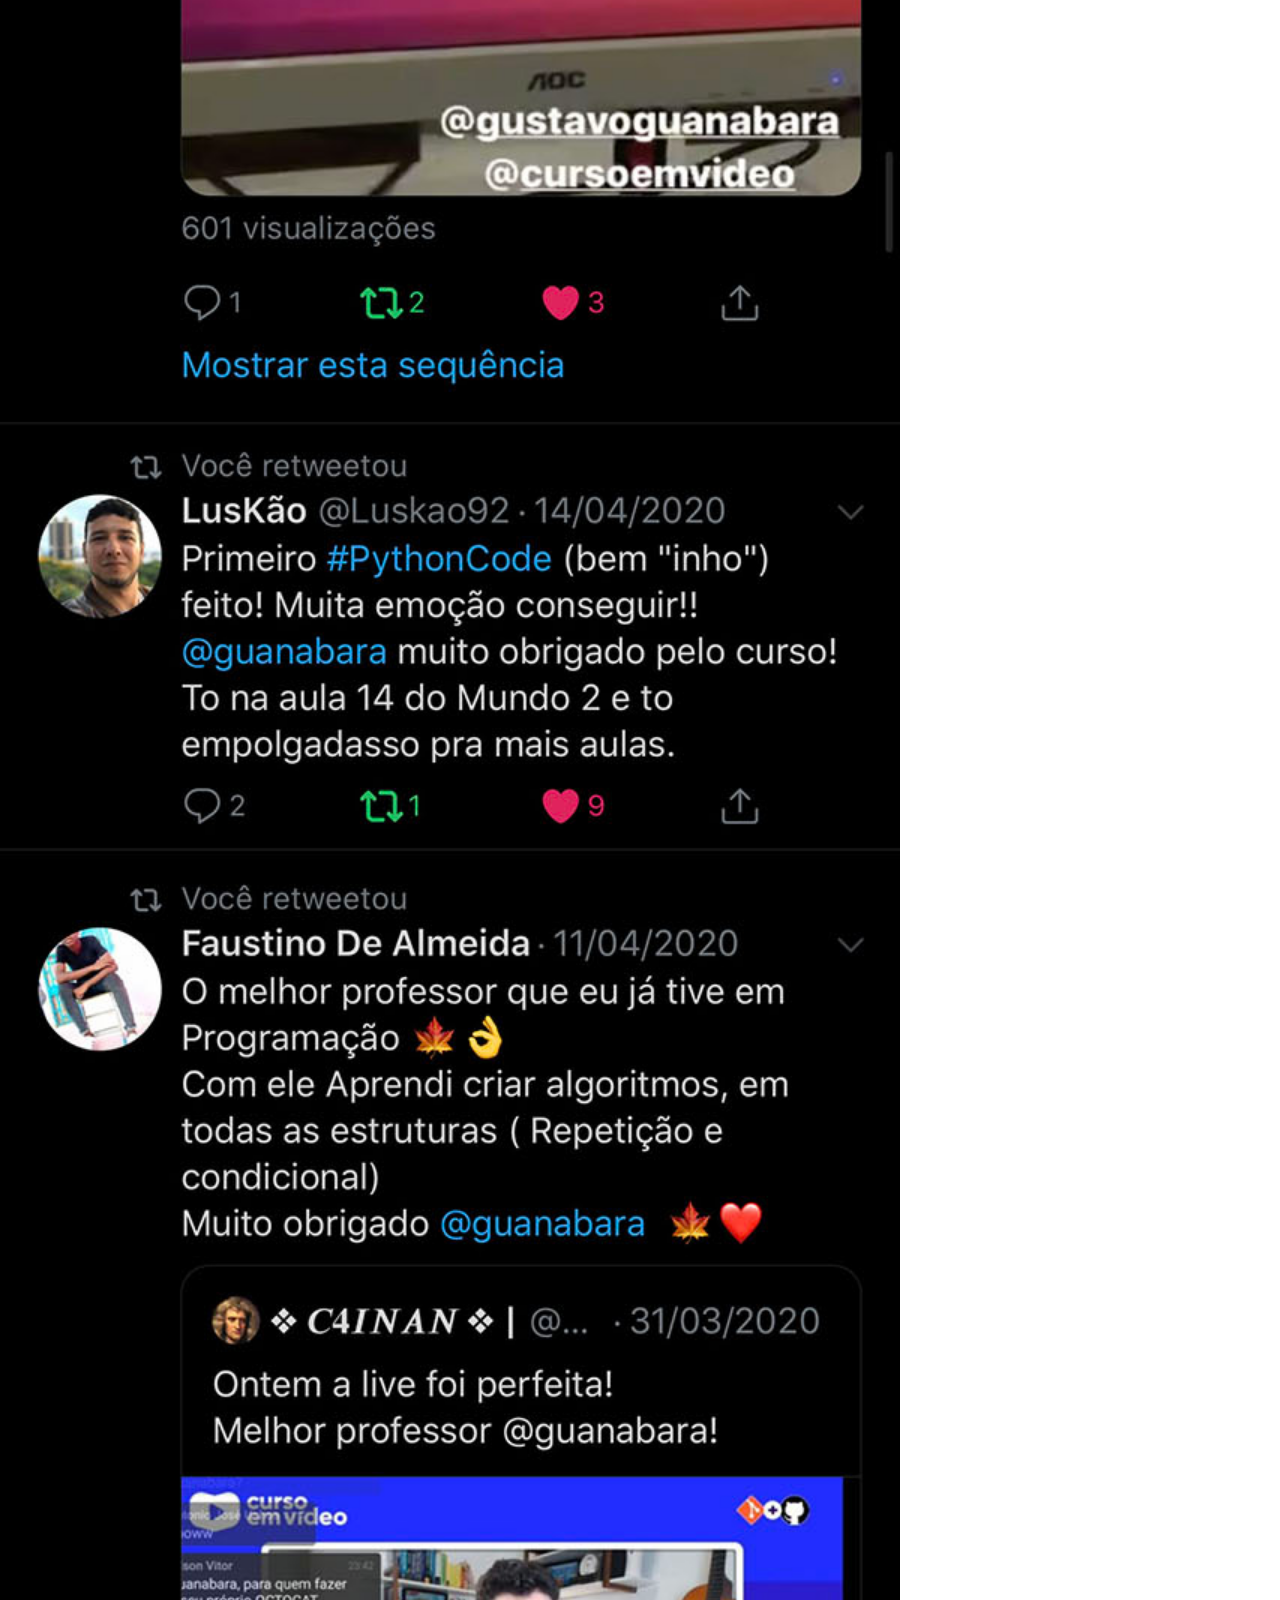
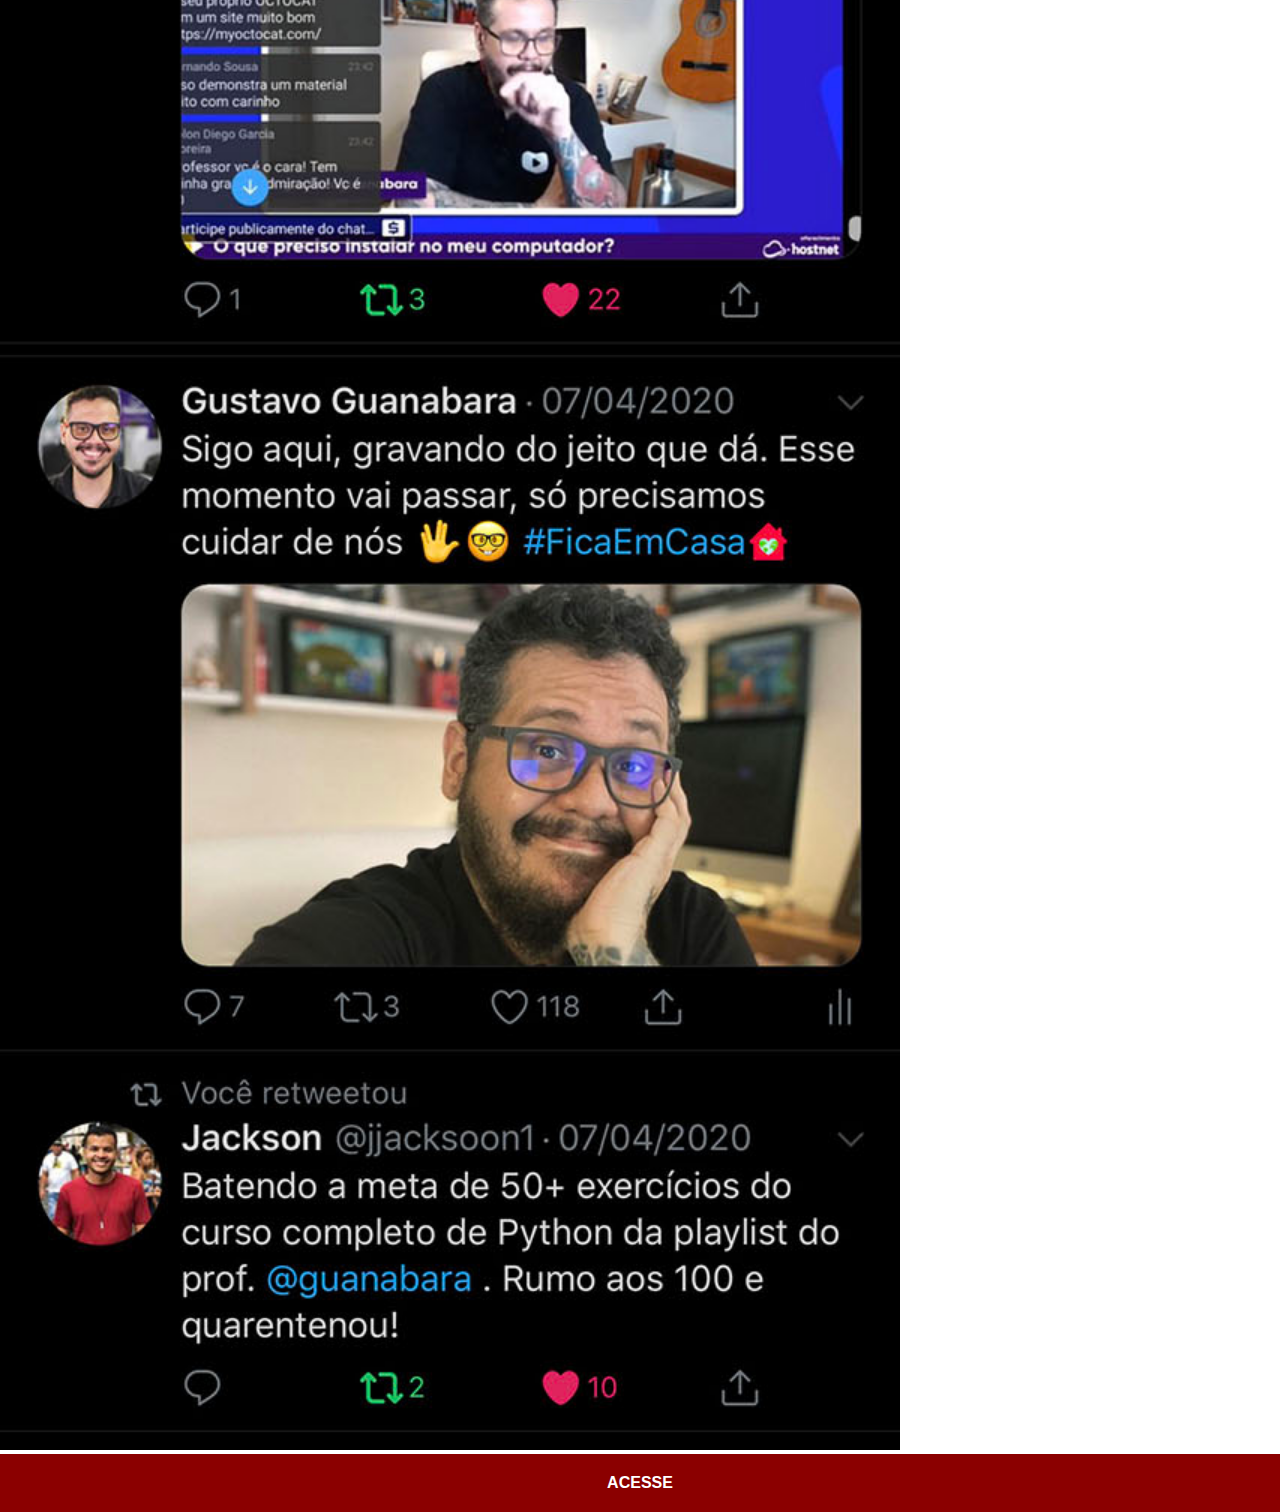
<file: twiter.html>
<!DOCTYPE html>
<html lang="en">
<head>
    <meta charset="pt-br">
    <meta http-equiv="X-UA-Compatible" content="IE=edge">
    <meta name="viewport" content="width=device-width, initial-scale=1.0">
    <title>Twiter</title>
    <link rel="stylesheet" href="estilos/social.css">
</head>
<body>
    <img src="imagens/tela-twitter.jpg" alt="/Twiter">
    <a href="https://twitter.com/guanabara" target="_blank">ACESSE</a>
</body>
</html>
</file>
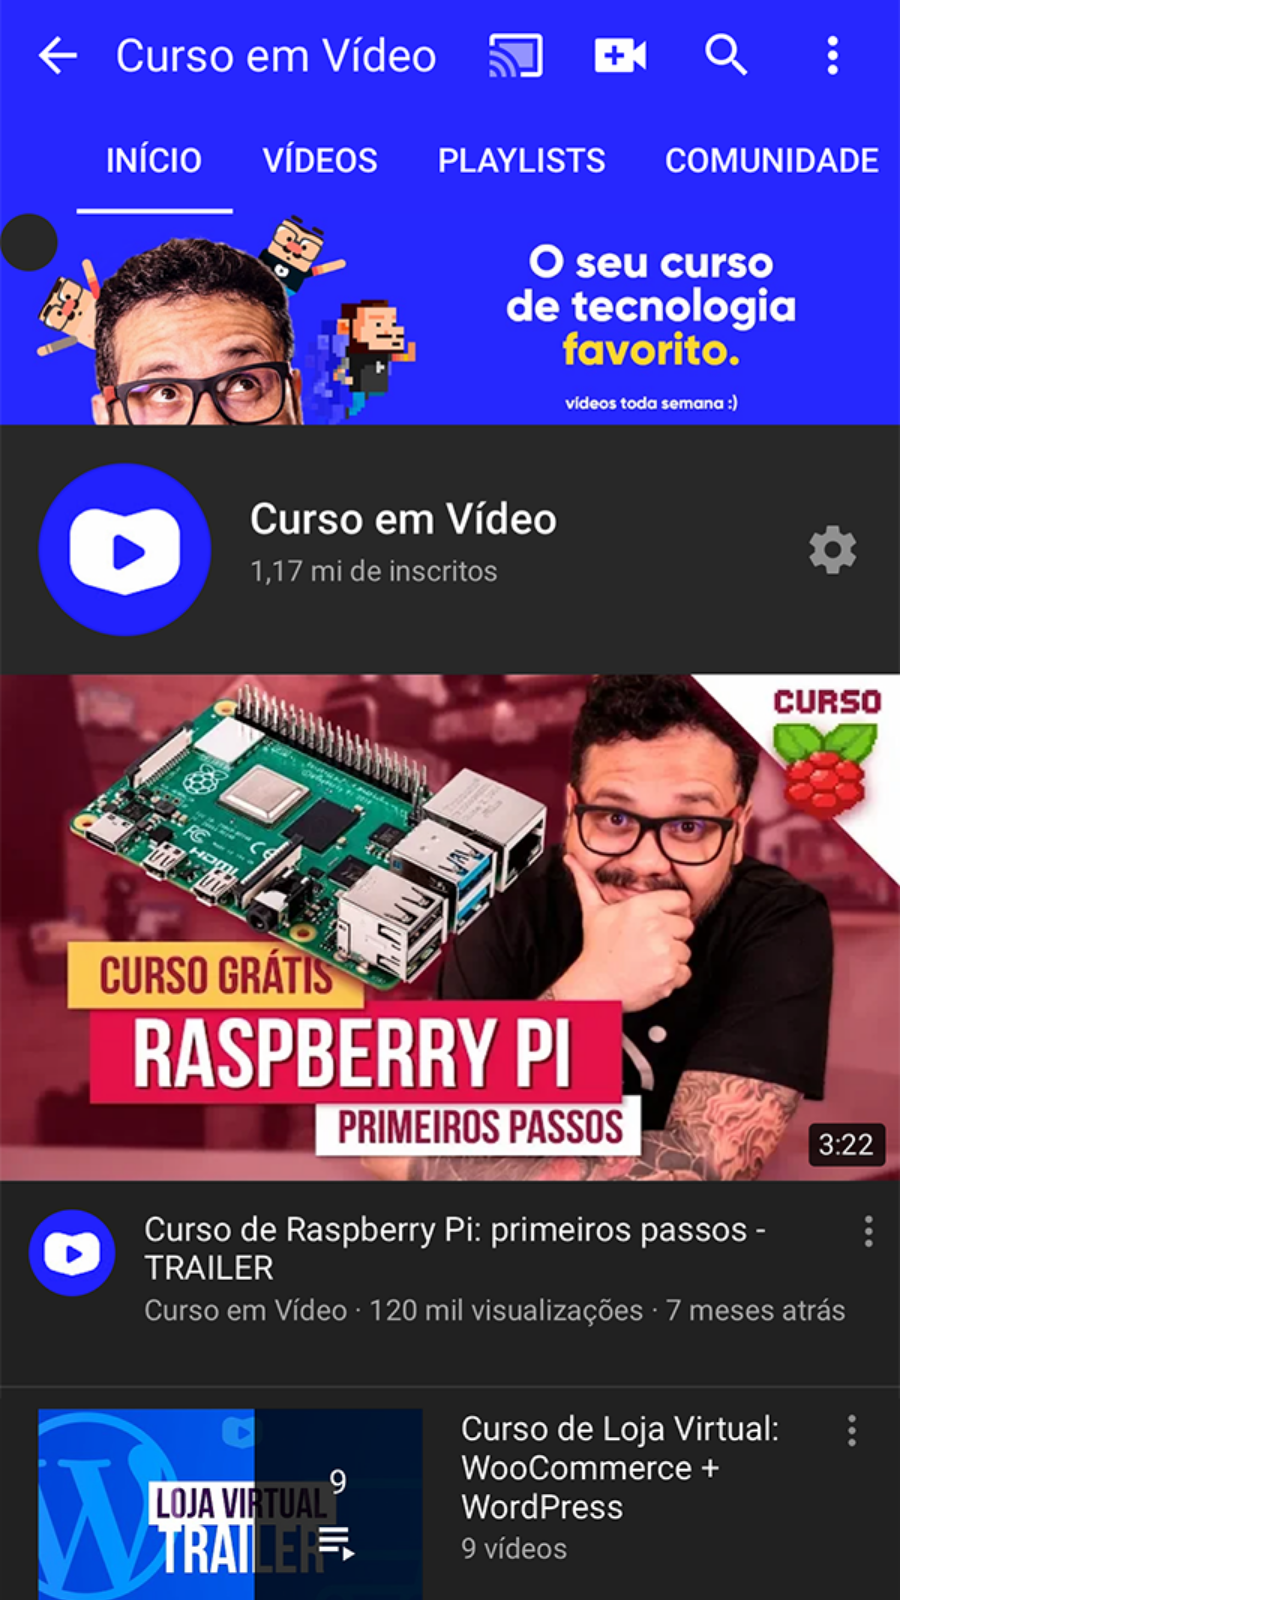
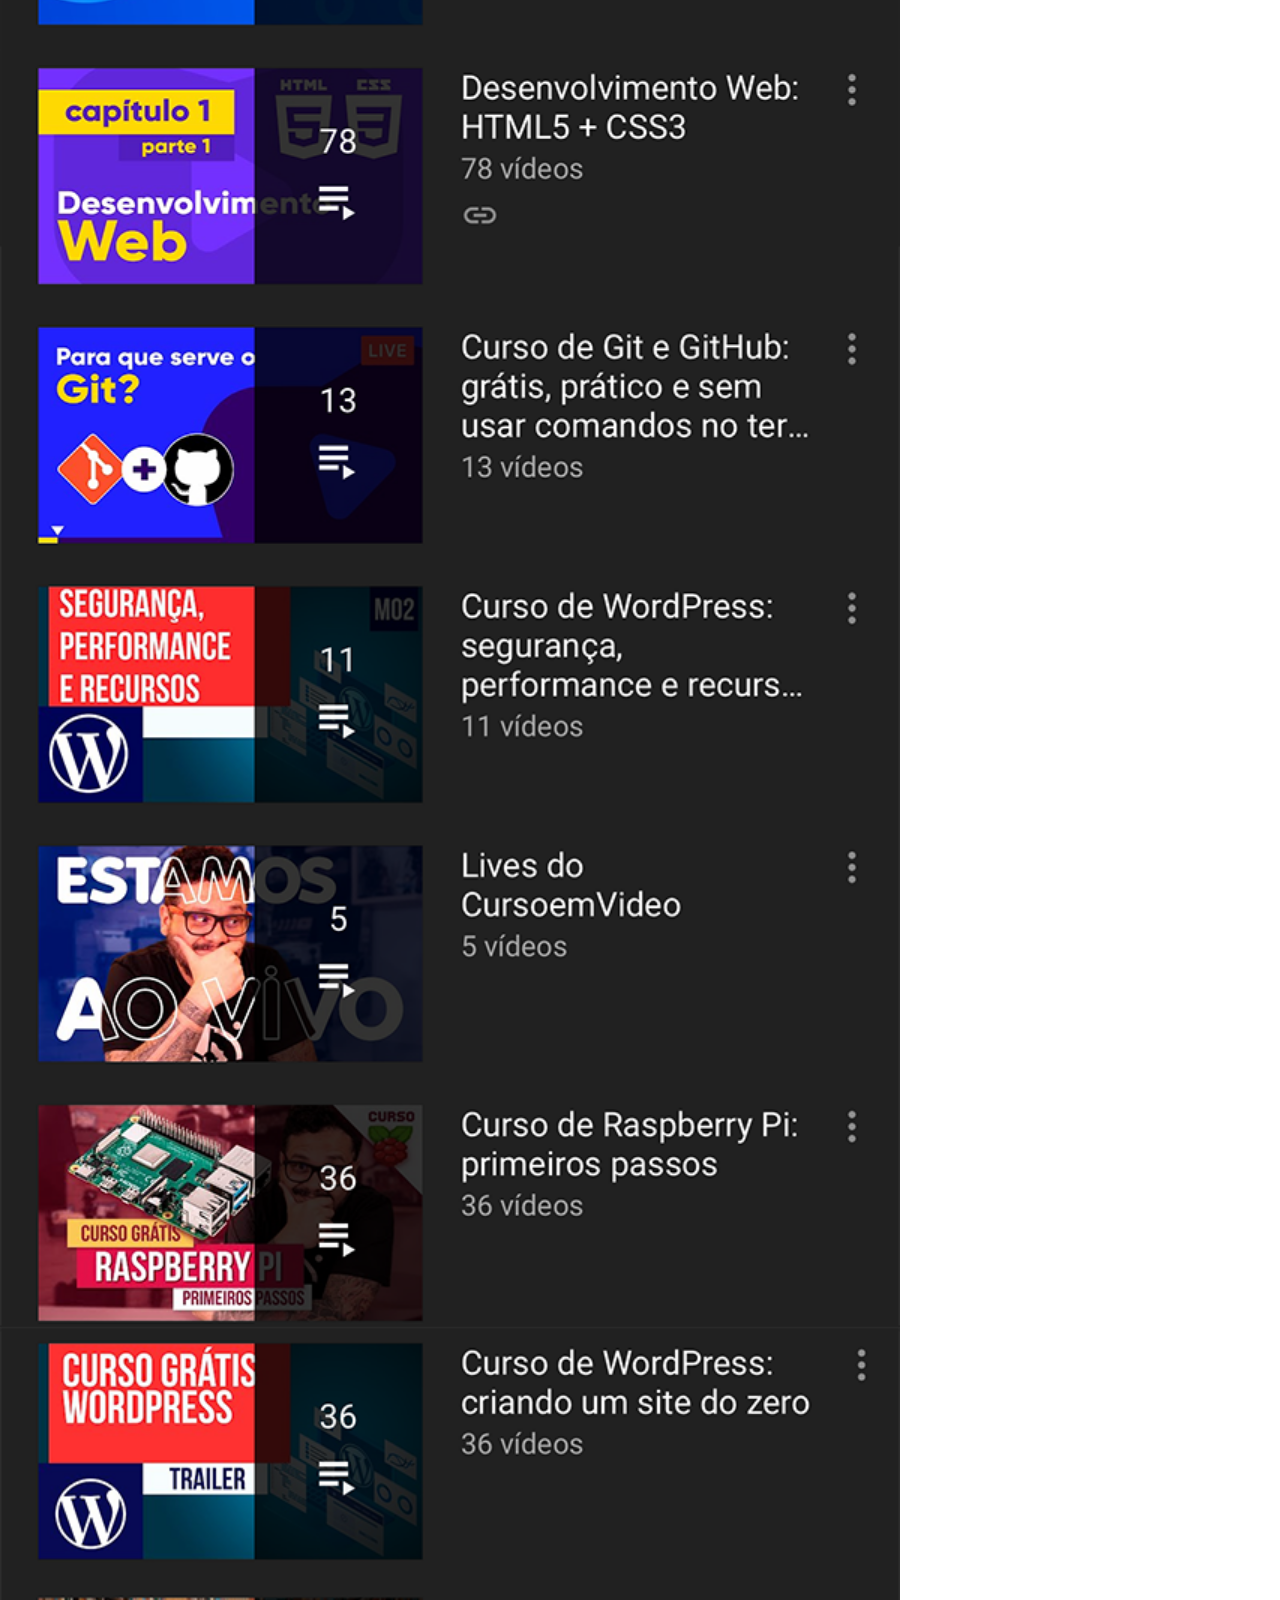
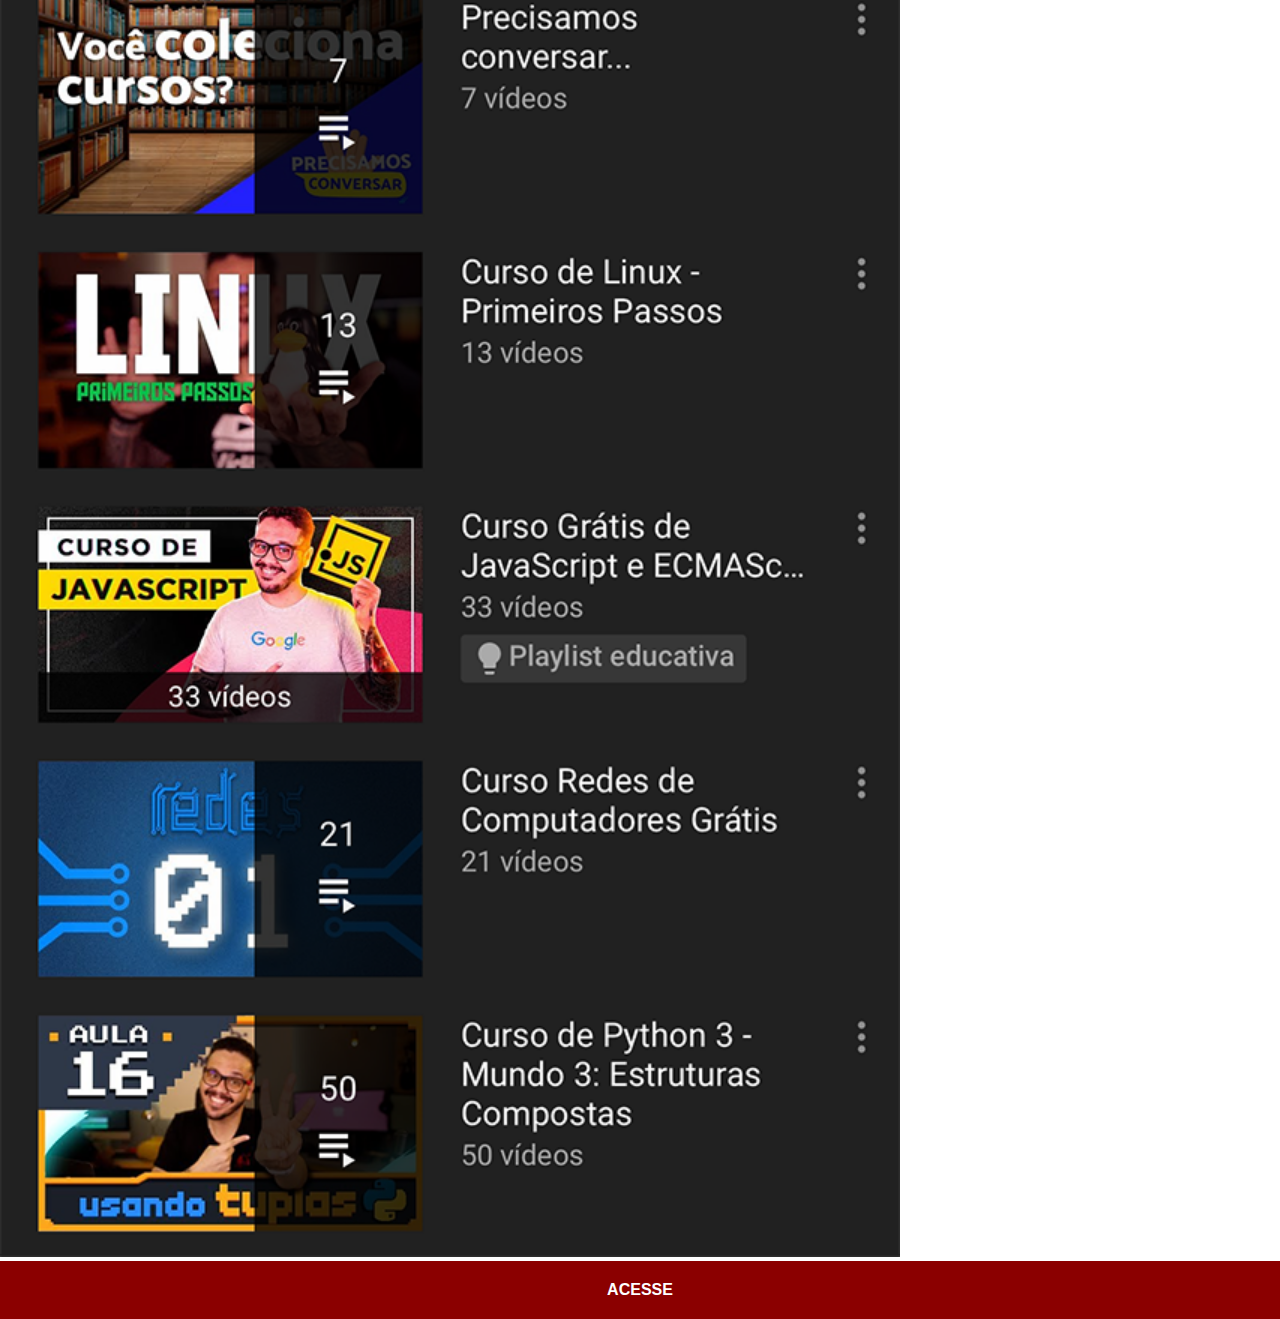
<file: youtube.html>
<!DOCTYPE html>
<html lang="en">
<head>
    <meta charset="pt-br">
    <meta http-equiv="X-UA-Compatible" content="IE=edge">
    <meta name="viewport" content="width=device-width, initial-scale=1.0">
    <title>YouTube</title>
    <link rel="stylesheet" href="estilos/social.css">
</head>
<body>
    <img src="imagens/tela-youtube.png" alt="YouTube">
    <a href="https://www.youtube.com/@CursoemVideo/playlists" target="_blank">ACESSE</a>
</body>
</html>
</file>
<file: estilos/style.css>
@charset "UTF-8";

* {
    margin: 0px;
    padding: 0px;
    font-family: Arial, Helvetica, sans-serif;
}

html,body{
    height: 100vh;
    width: 100vw;
    background-color: black;
}

body{
    background: url('../imagens/fundo-madeira.jpg')
    no-repeat top center;
    background-size: cover;
    background-attachment: fixed;
}

main {
    position: relative;
    height: 100vh;
}

section#telefone {
    /* position,top,left e transform para ficar  sempre centralizado, independente do tamanho da tela. */
    position: absolute;
    top: 50%;
    left: 50%;
    transform: translate(-50%, -50%);

    height: 627px;
    width: 311px;
    /* background-color: blue; */
    background: url('../imagens/frame-iphone.png') no-repeat;
}

iframe#tela{
    position: relative;
    top: 80px; 
    left: 22px;
    width: 267px;
    height: 471px;
}

section#redes-sociais img{
    width: 50px;
    margin: 10px;
    border-radius: 50%;
    box-shadow: 2px 2px 5px rgba(0,0,0.400);
    box-sizing: border-box;
}

section#redes-sociais img:hover{
    border: 2px solid rgba(255,255,255, 0.637);
}
</file>
<file: estilos/social.css>
@charset "UTF-8";

*{
    margin: 0px;
    padding: 0px;
    font-family: Arial, Helvetica, sans-serif;
}

/* ESCONDE A BARRA DE ROLAGEM */
::-webkit-scrollbar {
    width: 0px;
    height: 0px;
}

img{
    width: 100vh;
}

a{
    display: block;
    background-color: darkred;
    color: white;
    padding: 20px;
    text-align: center;
    font-weight: bolder;
    text-decoration: none;
}

/* BOTAO DO ACESSE MUDA DE COR, QDO PASSA EM CIMA */
a:hover{
    background-color: red;
}
</file>
